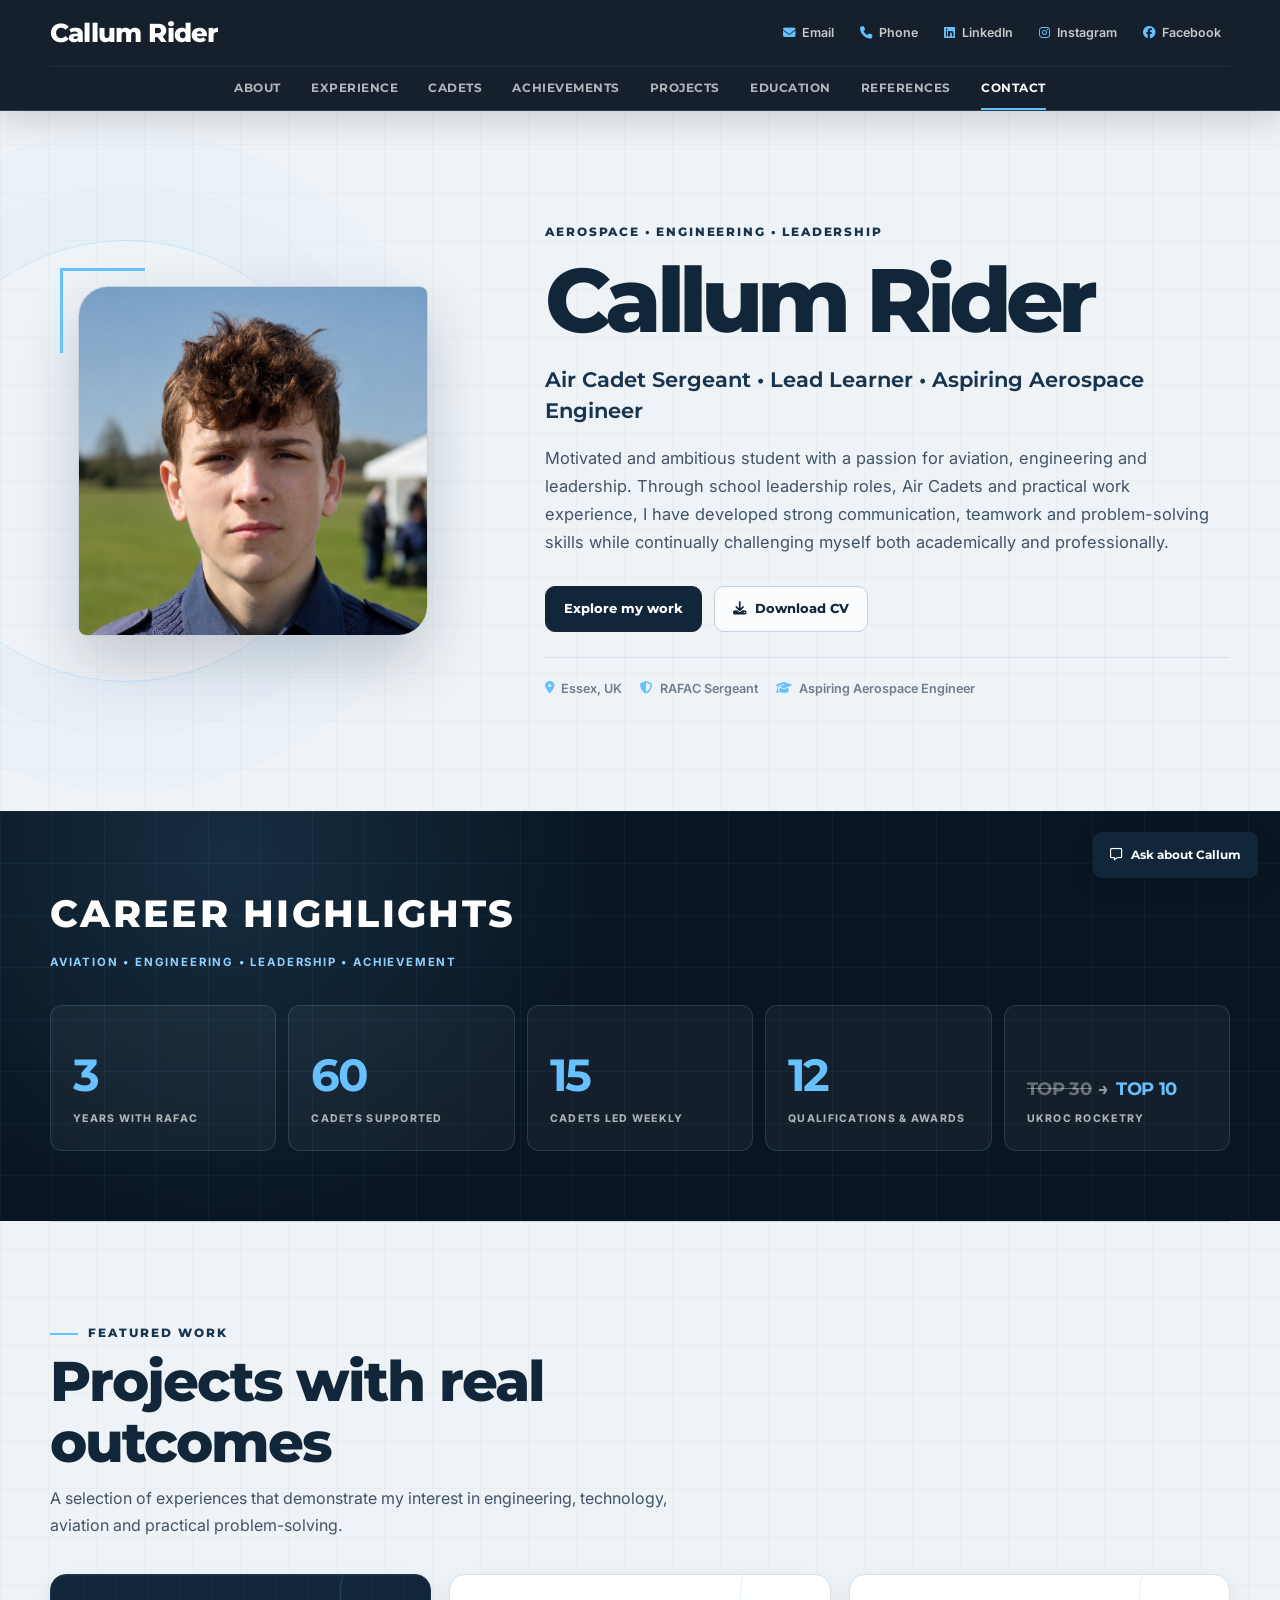
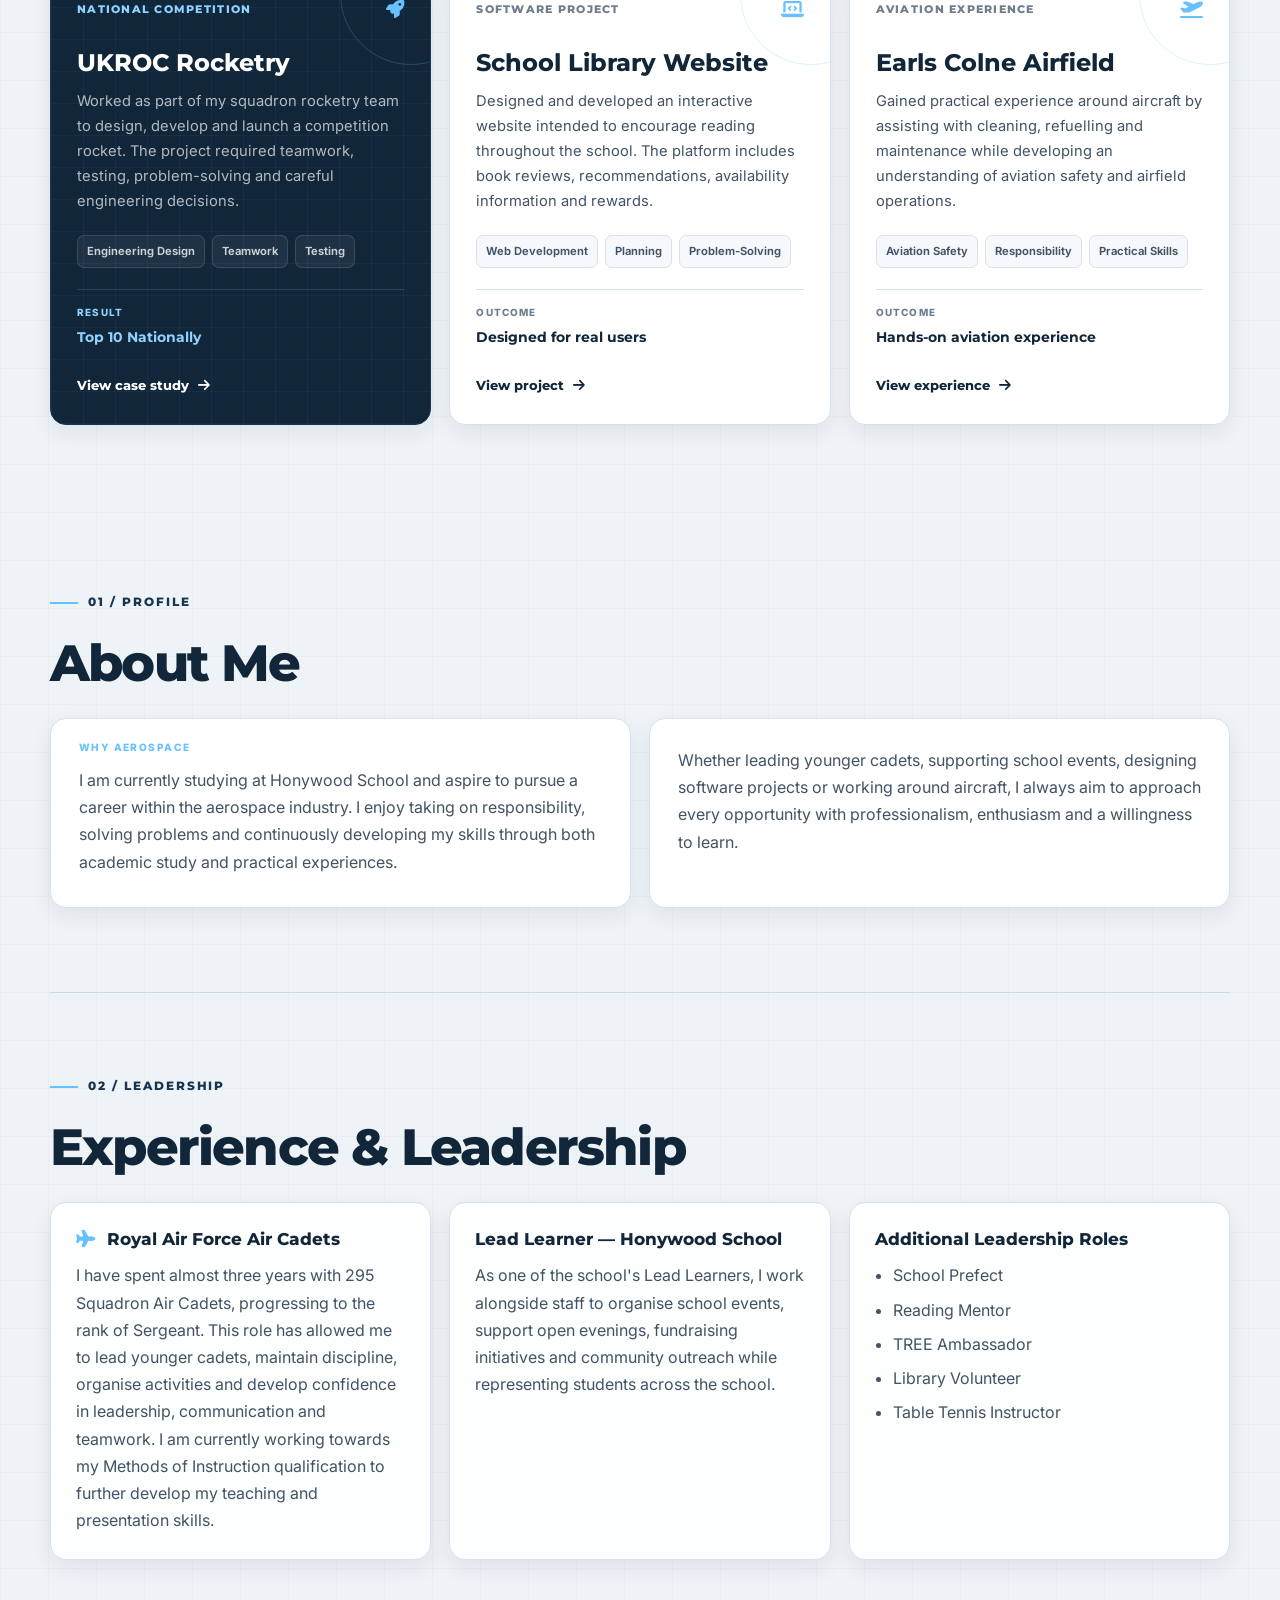
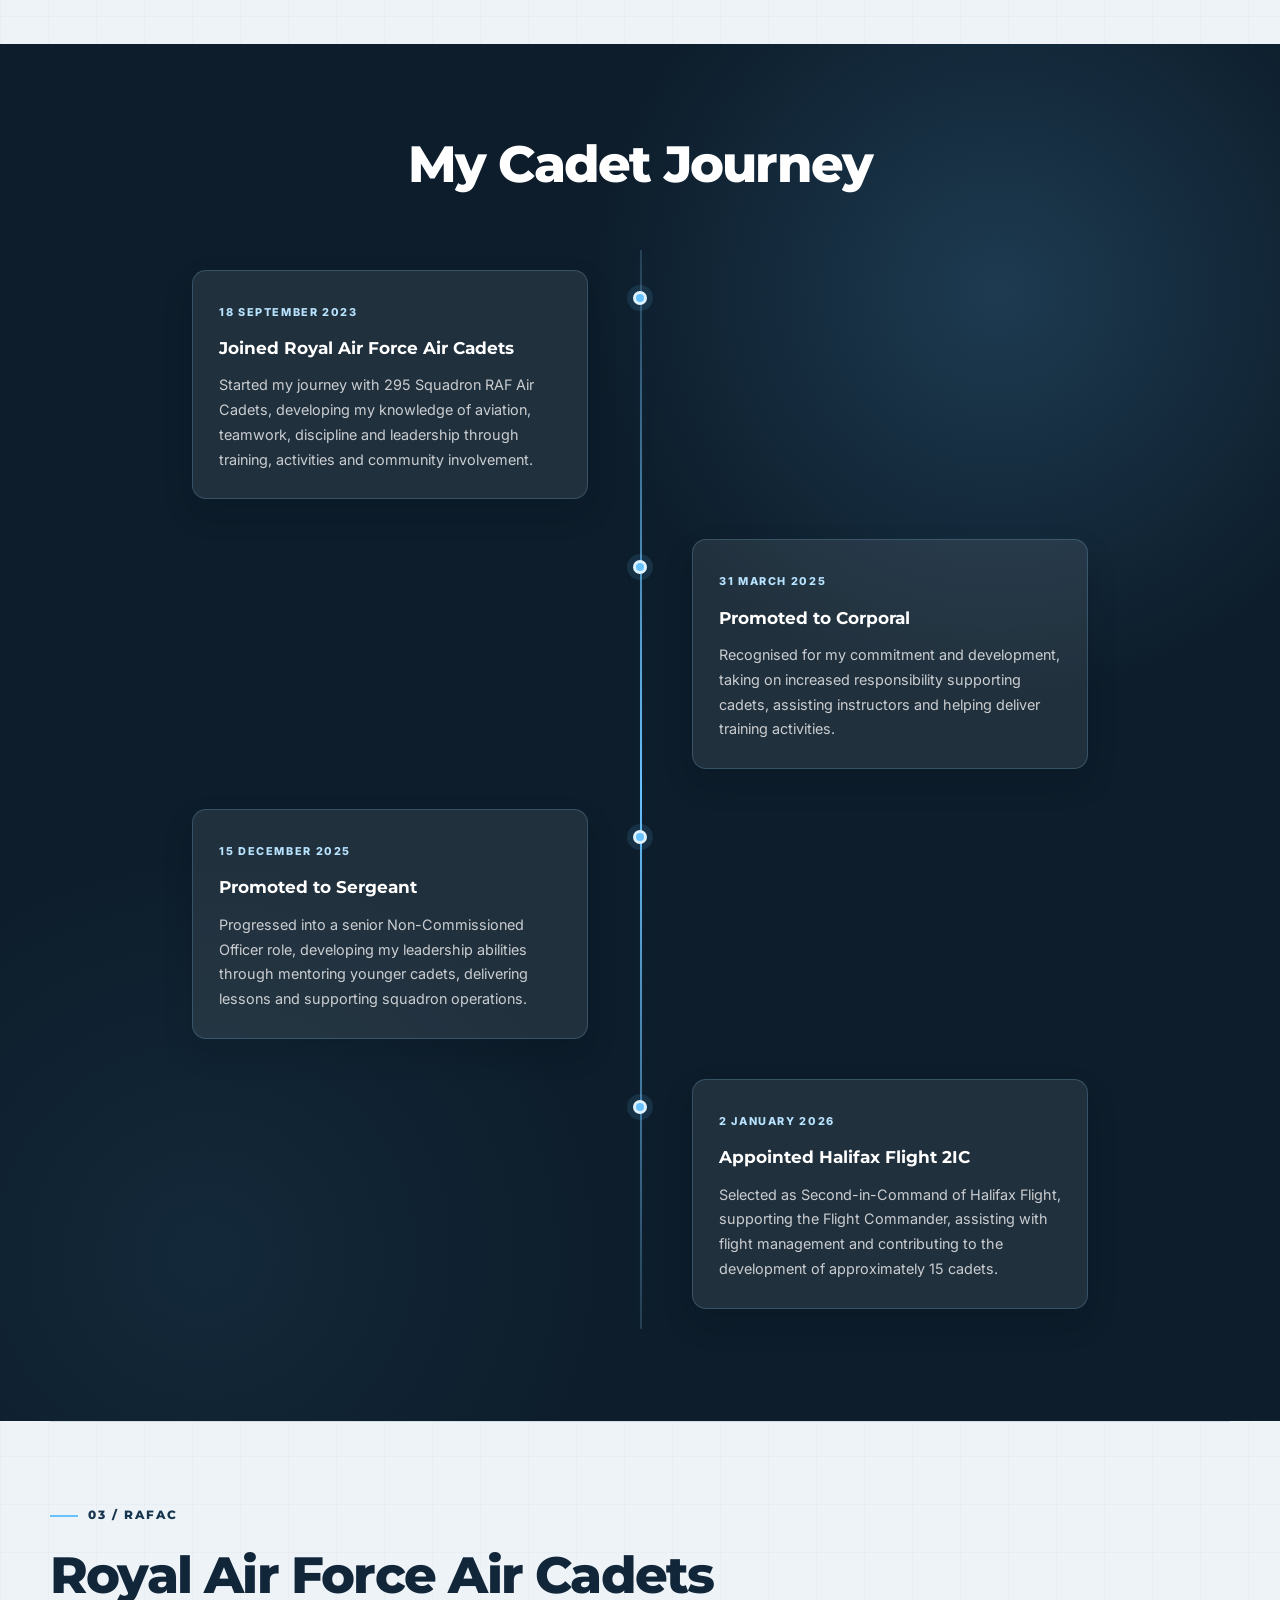
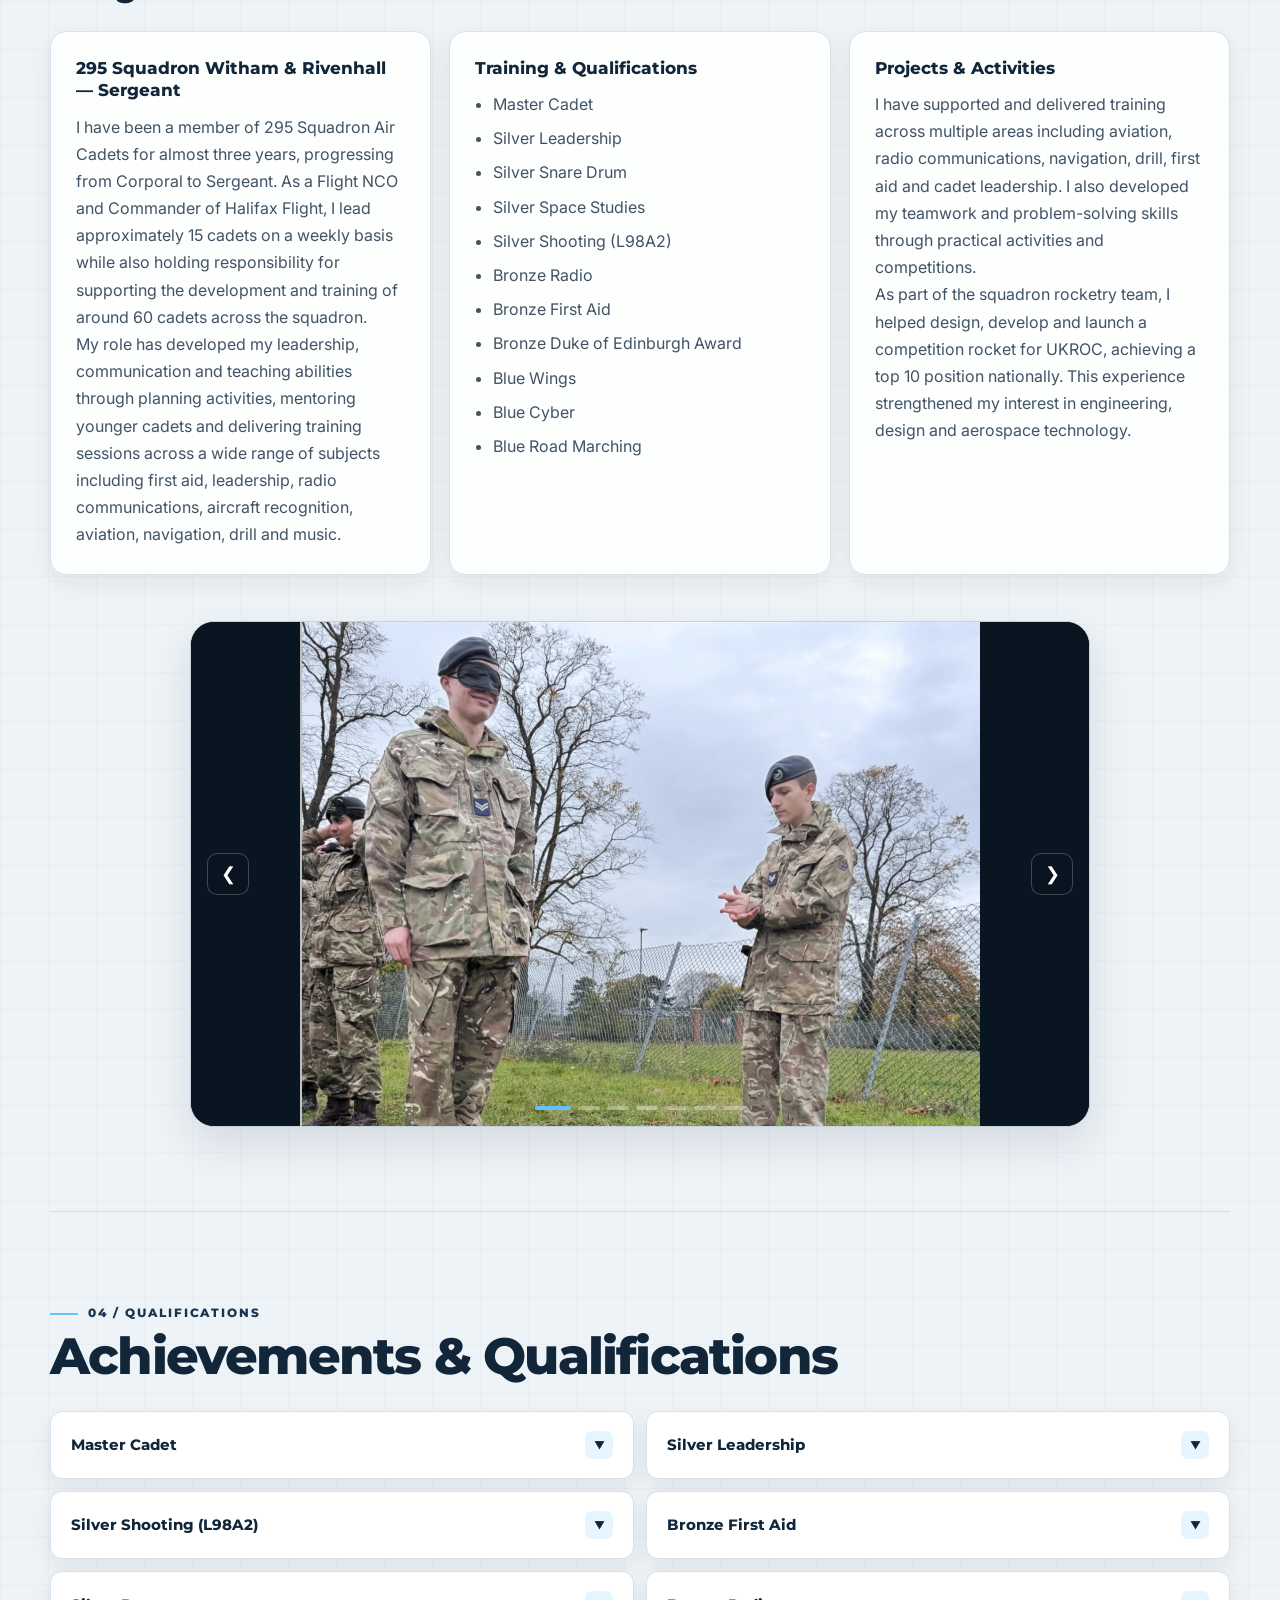
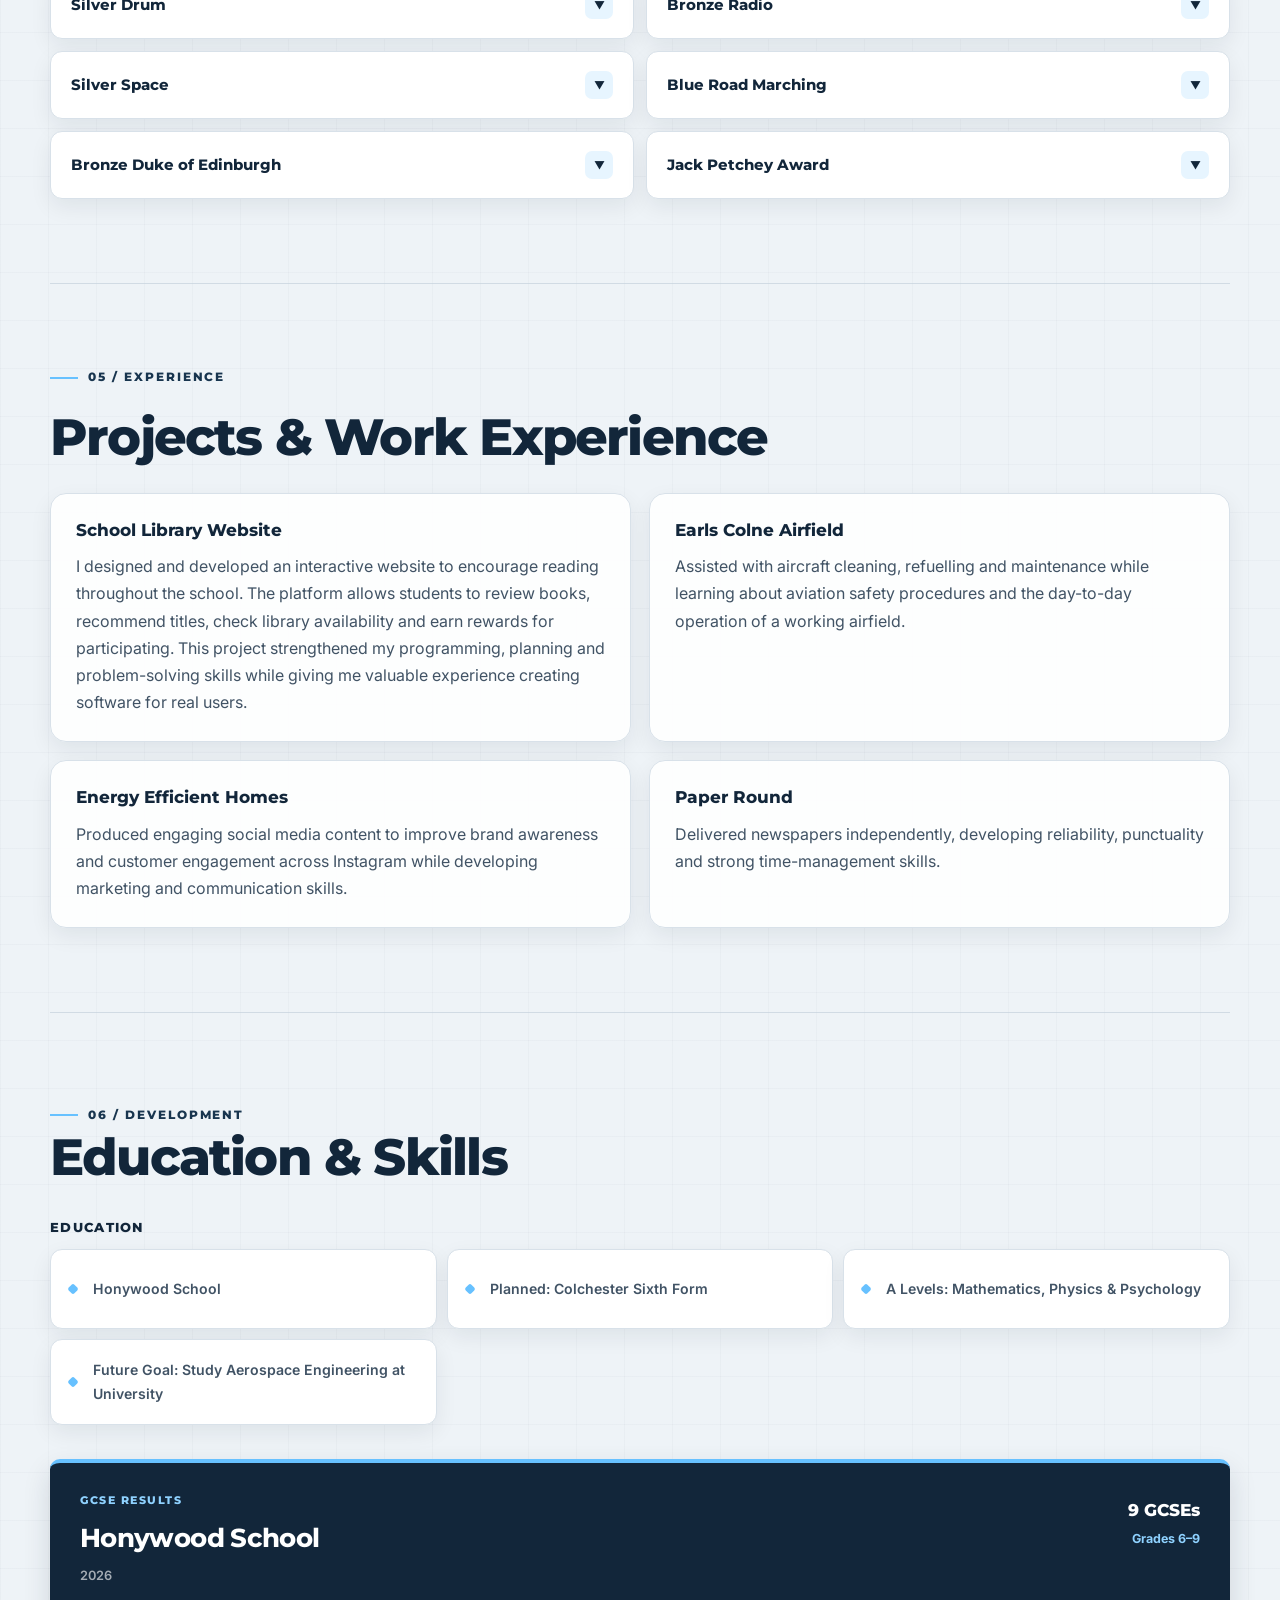
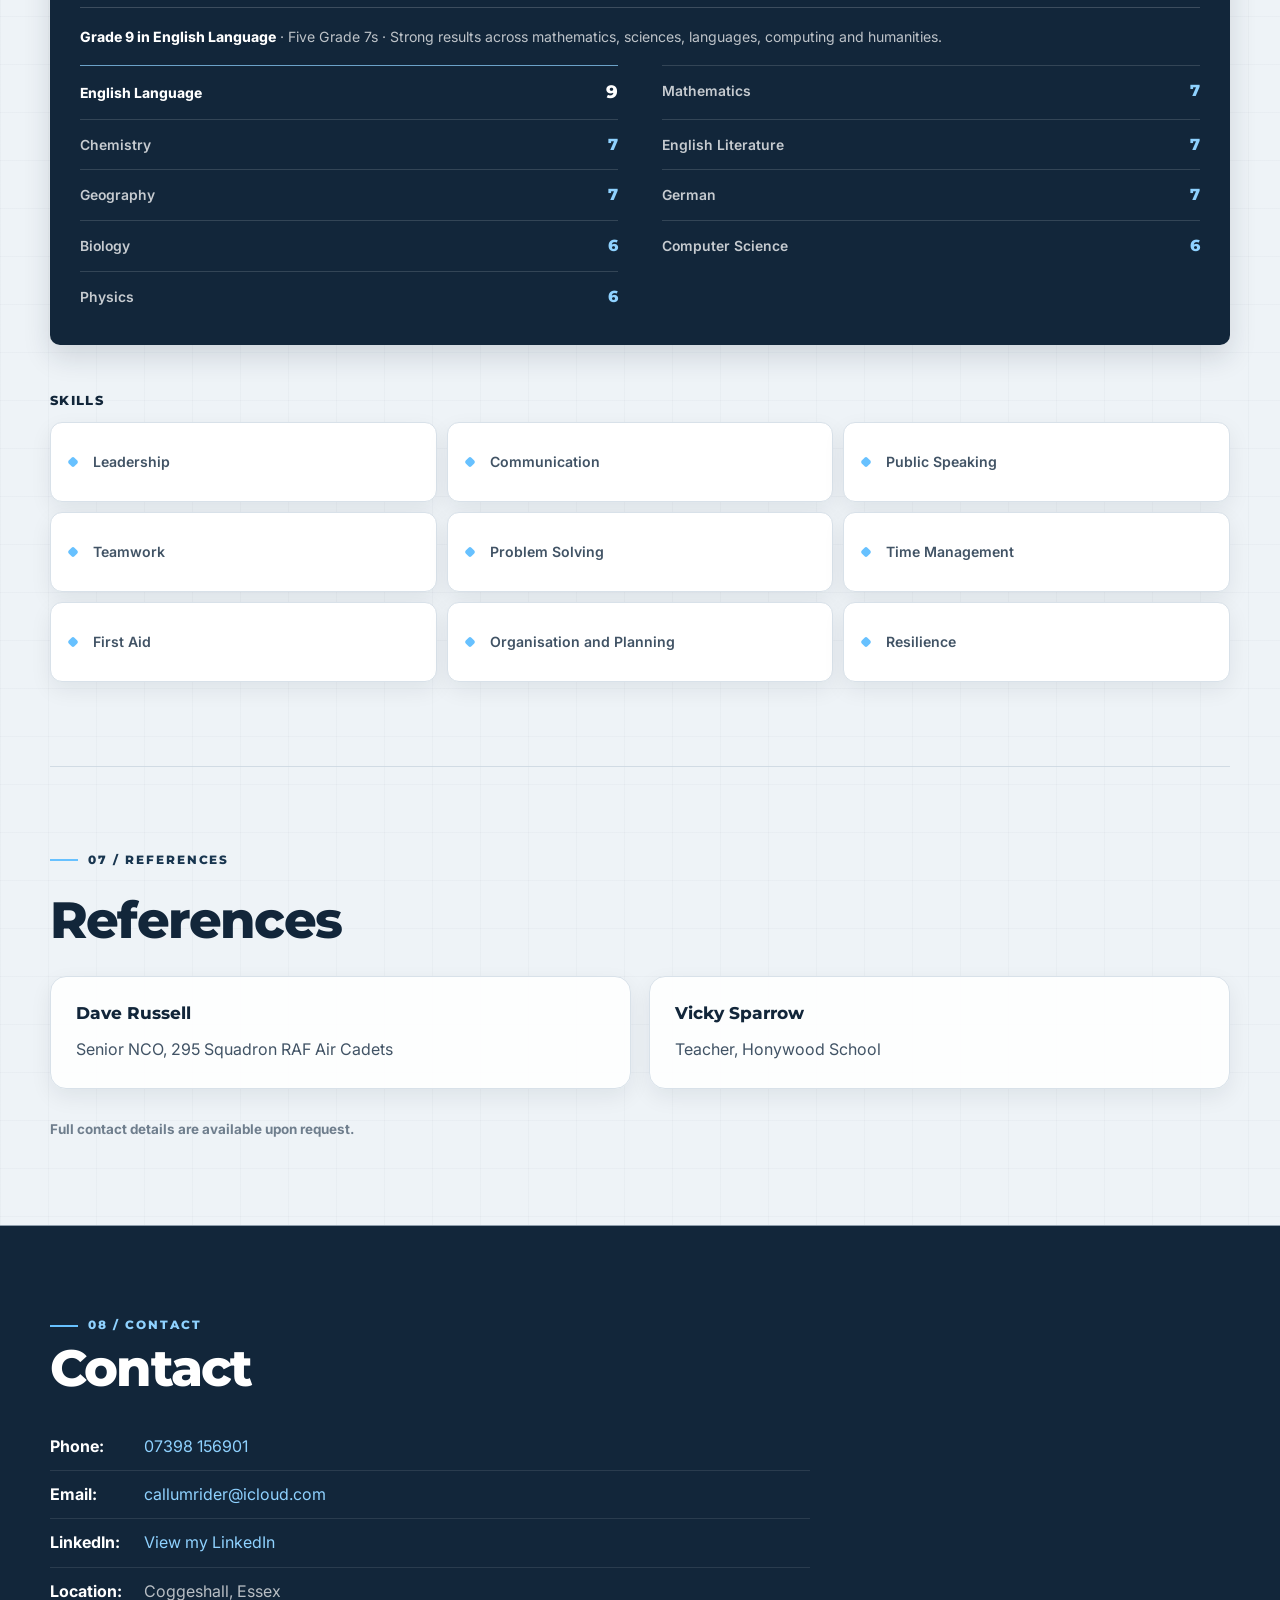
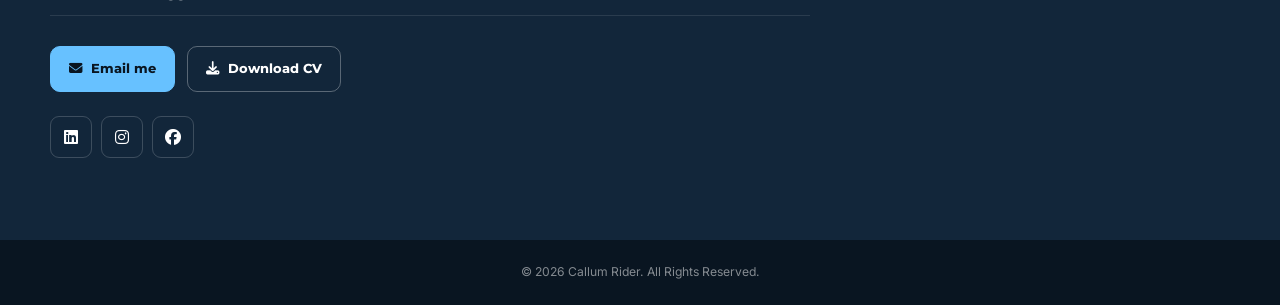
<file: index.html>
<!DOCTYPE html>
<html lang="en">
<head>
    <meta charset="UTF-8">
    <meta name="viewport" content="width=device-width, initial-scale=1.0">

    <title>Callum Rider | Aerospace Engineering Portfolio &amp; CV</title>

    <meta
        name="description"
        content="Official portfolio of Callum Rider: Air Cadet Sergeant, aspiring aerospace engineer, student projects, achievements and CV."
    >
    <meta name="theme-color" content="#12263A">
    <meta name="google-site-verification" content="u2RlVRPJi3lcXqla6L6k4L7_nzGIIr-zaiABlilgezE">

    <link rel="canonical" href="https://callumrider.uk/">
    <link rel="icon" type="image/png" href="./assets/images/logo.png">

    <meta property="og:type" content="website">
    <meta property="og:title" content="Callum Rider | Aerospace Engineering Portfolio">
    <meta
        property="og:description"
        content="A portfolio covering aviation, engineering, leadership, Air Cadets, projects and achievements."
    >
    <meta property="og:url" content="https://callumrider.uk/">
    <meta property="og:image" content="https://callumrider.uk/assets/images/profile-photo2.png">

    <meta name="twitter:card" content="summary_large_image">
    <meta name="twitter:title" content="Callum Rider | Aerospace Engineering Portfolio">
    <meta
        name="twitter:description"
        content="A portfolio covering aviation, engineering, leadership, Air Cadets, projects and achievements."
    >
    <meta name="twitter:image" content="https://callumrider.uk/assets/images/profile-photo2.png">

    <link rel="preconnect" href="https://fonts.googleapis.com">
    <link rel="preconnect" href="https://fonts.gstatic.com" crossorigin>

    <link
        href="https://fonts.googleapis.com/css2?family=Inter:wght@400;500;600&amp;family=Montserrat:wght@500;600;700;800&amp;display=swap"
        rel="stylesheet"
    >
    <link
        rel="stylesheet"
        href="https://cdnjs.cloudflare.com/ajax/libs/font-awesome/6.5.2/css/all.min.css"
    >
    <link href="./assets/style.css?v=33" rel="stylesheet">

    <!-- Google tag (gtag.js) -->
    <script async src="https://www.googletagmanager.com/gtag/js?id=G-YEVHTNDR7W"></script>
    <script>
        window.dataLayer = window.dataLayer || [];

        function gtag() {
            dataLayer.push(arguments);
        }

        gtag("js", new Date());
        gtag("config", "G-YEVHTNDR7W");
    </script>
</head>

<body>
    <header id="site-header">
        <!-- Desktop header -->
        <div class="site-desktop-header">
            <div class="site-top-row">
                <a class="site-desktop-name" href="#hero" aria-label="Return to the top of the page">
                    Callum Rider
                </a>

                <div class="site-contact-links" aria-label="Contact and social links">
                    <a href="mailto:callumrider@icloud.com">
                        <i class="fa-solid fa-envelope" aria-hidden="true"></i>
                        Email
                    </a>

                    <a href="tel:+447398156901">
                        <i class="fa-solid fa-phone" aria-hidden="true"></i>
                        Phone
                    </a>

                    <a
                        href="https://www.linkedin.com/in/callum-rider-55a797423/"
                        target="_blank"
                        rel="noopener noreferrer"
                    >
                        <i class="fa-brands fa-linkedin" aria-hidden="true"></i>
                        LinkedIn
                    </a>

                    <a href="https://www.instagram.com/ca11um_182/" target="_blank" rel="noopener noreferrer">
                        <i class="fa-brands fa-instagram" aria-hidden="true"></i>
                        Instagram
                    </a>

                    <a href="https://www.facebook.com/profile.php?id=100069324372749" target="_blank" rel="noopener noreferrer">
                        <i class="fa-brands fa-facebook" aria-hidden="true"></i>
                        Facebook
                    </a>
                </div>
            </div>

            <nav class="site-desktop-links" aria-label="Primary navigation">
                <a href="#about">About</a>
                <a href="#experience">Experience</a>
                <a href="#cadets">Cadets</a>
                <a href="#achievements">Achievements</a>
                <a href="#projects">Projects</a>
                <a href="#education">Education</a>
                <a href="#references">References</a>
                <a href="#contact">Contact</a>
            </nav>
        </div>

        <!-- Mobile header -->
        <div class="site-mobile-header">
            <a class="site-mobile-name" href="#hero" aria-label="Return to the top of the page">
                Callum Rider
            </a>

            <button
                class="site-menu-button"
                id="site-menu-button"
                type="button"
                aria-label="Open navigation"
                aria-expanded="false"
                aria-controls="site-mobile-menu"
            >
                <span aria-hidden="true"></span>
                <span aria-hidden="true"></span>
                <span aria-hidden="true"></span>
            </button>

            <nav class="site-mobile-menu" id="site-mobile-menu" aria-label="Mobile navigation">
                <a href="#about">About</a>
                <a href="#experience">Experience</a>
                <a href="#cadets">Cadets</a>
                <a href="#achievements">Achievements</a>
                <a href="#projects">Projects</a>
                <a href="#education">Education</a>
                <a href="#references">References</a>
                <a href="#contact">Contact</a>
            </nav>
        </div>
    </header>

    <main>
        <!-- Hero -->
        <section id="hero" aria-labelledby="hero-title">
            <div class="hero-image">
                <img
                    src="./assets/images/profile-photo2.png"
                    alt="Portrait of Callum Rider"
                    width="260"
                    height="260"
                    fetchpriority="high"
                    decoding="async"
                >
            </div>

            <div class="hero-text">
                <p class="hero-eyebrow">AEROSPACE • ENGINEERING • LEADERSHIP</p>
                <h1 id="hero-title">Callum Rider</h1>

                <h2>
                    Air Cadet Sergeant • Lead Learner • Aspiring Aerospace Engineer
                </h2>

                <p>
                    Motivated and ambitious student with a passion for aviation, engineering and leadership.
                    Through school leadership roles, Air Cadets and practical work experience, I have developed
                    strong communication, teamwork and problem-solving skills while continually challenging
                    myself both academically and professionally.
                </p>

                <div class="hero-actions">
                    <a class="button button-primary" href="#featured-work">Explore my work</a>
                    <a class="button button-secondary" href="./assets/CV.pdf" download="Callum-Rider-CV.pdf">
                        <i class="fa-solid fa-download" aria-hidden="true"></i>
                        Download CV
                    </a>
                </div>

                <div class="hero-meta" aria-label="Profile highlights">
                    <span><i class="fa-solid fa-location-dot" aria-hidden="true"></i> Essex, UK</span>
                    <span><i class="fa-solid fa-shield-halved" aria-hidden="true"></i> RAFAC Sergeant</span>
                    <span><i class="fa-solid fa-graduation-cap" aria-hidden="true"></i> Aspiring Aerospace Engineer</span>
                </div>
            </div>
        </section>

        <!-- Statistics -->
        <section id="stats" aria-labelledby="stats-title">
            <div class="stats-title">
                <h2 id="stats-title">CAREER HIGHLIGHTS</h2>

                <p class="stats-subtitle">
                    AVIATION • ENGINEERING • LEADERSHIP • ACHIEVEMENT
                </p>
            </div>

            <div class="stats-container">
                <div class="stat-card">
                    <h3 class="counter" data-target="3">0</h3>
                    <p>YEARS WITH RAFAC</p>
                </div>

                <div class="stat-card">
                    <h3 class="counter" data-target="60">0</h3>
                    <p>CADETS SUPPORTED</p>
                </div>

                <div class="stat-card">
                    <h3 class="counter" data-target="15">0</h3>
                    <p>CADETS LED WEEKLY</p>
                </div>

                <div class="stat-card">
                    <h3 class="counter" data-target="12">0</h3>
                    <p>QUALIFICATIONS &amp; AWARDS</p>
                </div>

                <div class="stat-card achievement-stat">
                    <h3>
                        <span class="old-result">TOP 30</span>
                        <span class="arrow" aria-hidden="true">→</span>
                        <span class="new-result">TOP 10</span>
                    </h3>

                    <p>UKROC ROCKETRY</p>
                </div>
            </div>
        </section>

        <!-- Featured Work -->
        <section id="featured-work" aria-labelledby="featured-work-title">
            <div class="featured-heading">
                <span class="featured-kicker">FEATURED WORK</span>

                <h2 id="featured-work-title">Projects with real outcomes</h2>

                <p>
                    A selection of experiences that demonstrate my interest in engineering,
                    technology, aviation and practical problem-solving.
                </p>
            </div>

            <div class="featured-grid">
                <!-- UKROC Rocketry -->
                <article class="featured-card featured-card-primary">
                    <div class="featured-card-top">
                        <span class="featured-label">National Competition</span>
                        <i class="fa-solid fa-rocket" aria-hidden="true"></i>
                    </div>

                    <h3>UKROC Rocketry</h3>

                    <p>
                        Worked as part of my squadron rocketry team to design, develop and launch
                        a competition rocket. The project required teamwork, testing,
                        problem-solving and careful engineering decisions.
                    </p>

                    <div class="featured-skills" aria-label="Skills used">
                        <span>Engineering Design</span>
                        <span>Teamwork</span>
                        <span>Testing</span>
                    </div>

                    <div class="featured-result">
                        <span>RESULT</span>
                        <strong>Top 10 Nationally</strong>
                    </div>

                    <button
                        type="button"
                        class="featured-link"
                        id="open-ukroc-case-study"
                        aria-haspopup="dialog"
                        aria-controls="ukroc-case-study"
                    >
                        View case study
                        <i class="fa-solid fa-arrow-right" aria-hidden="true"></i>
                    </button>
                </article>

                <!-- Library Website -->
                <article class="featured-card">
                    <div class="featured-card-top">
                        <span class="featured-label">Software Project</span>
                        <i class="fa-solid fa-laptop-code" aria-hidden="true"></i>
                    </div>

                    <h3>School Library Website</h3>

                    <p>
                        Designed and developed an interactive website intended to encourage
                        reading throughout the school. The platform includes book reviews,
                        recommendations, availability information and rewards.
                    </p>

                    <div class="featured-skills" aria-label="Skills used">
                        <span>Web Development</span>
                        <span>Planning</span>
                        <span>Problem-Solving</span>
                    </div>

                    <div class="featured-result">
                        <span>OUTCOME</span>
                        <strong>Designed for real users</strong>
                    </div>

                    <a class="featured-link" href="#projects">
                        View project
                        <i class="fa-solid fa-arrow-right" aria-hidden="true"></i>
                    </a>
                </article>

                <!-- Airfield Experience -->
                <article class="featured-card">
                    <div class="featured-card-top">
                        <span class="featured-label">Aviation Experience</span>
                        <i class="fa-solid fa-plane-departure" aria-hidden="true"></i>
                    </div>

                    <h3>Earls Colne Airfield</h3>

                    <p>
                        Gained practical experience around aircraft by assisting with cleaning,
                        refuelling and maintenance while developing an understanding of aviation
                        safety and airfield operations.
                    </p>

                    <div class="featured-skills" aria-label="Skills used">
                        <span>Aviation Safety</span>
                        <span>Responsibility</span>
                        <span>Practical Skills</span>
                    </div>

                    <div class="featured-result">
                        <span>OUTCOME</span>
                        <strong>Hands-on aviation experience</strong>
                    </div>

                    <a class="featured-link" href="#projects">
                        View experience
                        <i class="fa-solid fa-arrow-right" aria-hidden="true"></i>
                    </a>
                </article>
            </div>
        </section>

        <!-- UKROC Case Study -->
        <dialog
            class="case-study-dialog"
            id="ukroc-case-study"
            aria-labelledby="ukroc-case-study-title"
            aria-describedby="ukroc-case-study-description"
        >
            <button
                type="button"
                class="case-study-close"
                id="close-ukroc-case-study"
                aria-label="Close UKROC case study"
            >
                <i class="fa-solid fa-xmark" aria-hidden="true"></i>
            </button>

            <div class="case-study-header">
                <span class="case-study-label">NATIONAL ENGINEERING COMPETITION</span>

                <h2 id="ukroc-case-study-title">UKROC Rocketry</h2>

                <p id="ukroc-case-study-description">
                    Designing, developing and launching a competition rocket as part of the
                    295 Squadron RAF Air Cadets rocketry team.
                </p>
            </div>

            <div class="case-study-result">
                <div>
                    <span>FINAL RESULT</span>
                    <strong>Top 10 Nationally</strong>
                </div>

                <i class="fa-solid fa-rocket" aria-hidden="true"></i>
            </div>

            <div class="case-study-gallery">
                <figure class="case-study-main-photo">
                    <img
                        src="./assets/images/ukroc-rocket.jpg"
                        alt="The completed UKROC competition rocket"
                        loading="lazy"
                        decoding="async"
                    >
                    <figcaption>The completed UKROC competition rocket design</figcaption>
                </figure>

                <figure>
                    <img
                        src="./assets/images/ukroc-team.jpg"
                        alt="Members of the squadron UKROC rocketry team"
                        loading="lazy"
                        decoding="async"
                    >
                    <figcaption>Working as part of the squadron rocketry team</figcaption>
                </figure>

                <figure>
                    <img
                        src="./assets/images/ukroc-launch.jpg"
                        alt="The UKROC rocket during launch and testing"
                        loading="lazy"
                        decoding="async"
                    >
                    <figcaption>Rocket launch and testing</figcaption>
                </figure>

                <figure>
                    <img
                        src="./assets/images/ukroc-competition.jpg"
                        alt="The team taking part in the national UKROC competition"
                        loading="lazy"
                        decoding="async"
                    >
                    <figcaption>Taking part in the national UKROC competition</figcaption>
                </figure>
            </div>

            <div class="case-study-grid">
                <article>
                    <span class="case-study-number">01</span>
                    <h3>The Challenge</h3>
                    <p>
                        The team was challenged to develop and launch a competition rocket while
                        meeting the technical requirements of UKROC. This required careful planning,
                        teamwork, testing and the ability to respond when designs or launch
                        preparations needed improving.
                    </p>
                </article>

                <article>
                    <span class="case-study-number">02</span>
                    <h3>My Contribution</h3>
                    <p>
                        I worked alongside other members of the squadron team during the design,
                        development and launch process. I contributed to practical preparation,
                        supported testing and helped the team solve problems as the rocket was
                        prepared for competition.
                    </p>
                </article>

                <article>
                    <span class="case-study-number">03</span>
                    <h3>The Process</h3>
                    <p>
                        The project involved developing ideas, preparing components, checking the
                        rocket before launch and reviewing performance. Each stage required
                        communication, attention to detail and cooperation between members of the team.
                    </p>
                </article>

                <article>
                    <span class="case-study-number">04</span>
                    <h3>What I Learned</h3>
                    <p>
                        The experience strengthened my interest in aerospace engineering and showed
                        me how engineering projects develop through testing and improvement. It also
                        developed my teamwork, resilience and practical problem-solving skills.
                    </p>
                </article>
            </div>

            <div class="case-study-skills">
                <h3>Skills demonstrated</h3>

                <div>
                    <span>Engineering Design</span>
                    <span>Testing</span>
                    <span>Teamwork</span>
                    <span>Problem-Solving</span>
                    <span>Communication</span>
                    <span>Attention to Detail</span>
                </div>
            </div>
        </dialog>

        <!-- About -->
        <section id="about" aria-labelledby="about-title">
            <span class="section-kicker">01 / PROFILE</span>
            <h2 id="about-title">About Me</h2>

            <p>
                I am currently studying at Honywood School and aspire to pursue a career within
                the aerospace industry. I enjoy taking on responsibility, solving problems and
                continuously developing my skills through both academic study and practical experiences.
            </p>

            <p>
                Whether leading younger cadets, supporting school events, designing software projects
                or working around aircraft, I always aim to approach every opportunity with
                professionalism, enthusiasm and a willingness to learn.
            </p>
        </section>

        <!-- Experience -->
        <section id="experience" aria-labelledby="experience-title">
            <span class="section-kicker">02 / LEADERSHIP</span>
            <h2 id="experience-title">Experience &amp; Leadership</h2>

            <article>
                <h3>
                    <i class="fa-solid fa-plane" aria-hidden="true"></i>
                    Royal Air Force Air Cadets
                </h3>

                <p>
                    I have spent almost three years with 295 Squadron Air Cadets, progressing to the rank
                    of Sergeant. This role has allowed me to lead younger cadets, maintain discipline,
                    organise activities and develop confidence in leadership, communication and teamwork.
                    I am currently working towards my Methods of Instruction qualification to further
                    develop my teaching and presentation skills.
                </p>
            </article>

            <article>
                <h3>Lead Learner — Honywood School</h3>

                <p>
                    As one of the school's Lead Learners, I work alongside staff to organise school
                    events, support open evenings, fundraising initiatives and community outreach
                    while representing students across the school.
                </p>
            </article>

            <article>
                <h3>Additional Leadership Roles</h3>

                <ul>
                    <li>School Prefect</li>
                    <li>Reading Mentor</li>
                    <li>TREE Ambassador</li>
                    <li>Library Volunteer</li>
                    <li>Table Tennis Instructor</li>
                </ul>
            </article>
        </section>

        <!-- Career Timeline -->
        <section id="timeline" aria-labelledby="timeline-title">
            <h2 id="timeline-title">My Cadet Journey</h2>

            <div class="timeline-container">
                <div class="timeline-item">
                    <div class="timeline-dot" aria-hidden="true"></div>

                    <div class="timeline-content">
                        <span>18 SEPTEMBER 2023</span>
                        <h3>Joined Royal Air Force Air Cadets</h3>

                        <p>
                            Started my journey with 295 Squadron RAF Air Cadets, developing my knowledge
                            of aviation, teamwork, discipline and leadership through training, activities
                            and community involvement.
                        </p>
                    </div>
                </div>

                <div class="timeline-item">
                    <div class="timeline-dot" aria-hidden="true"></div>

                    <div class="timeline-content">
                        <span>31 MARCH 2025</span>
                        <h3>Promoted to Corporal</h3>

                        <p>
                            Recognised for my commitment and development, taking on increased responsibility
                            supporting cadets, assisting instructors and helping deliver training activities.
                        </p>
                    </div>
                </div>

                <div class="timeline-item">
                    <div class="timeline-dot" aria-hidden="true"></div>

                    <div class="timeline-content">
                        <span>15 DECEMBER 2025</span>
                        <h3>Promoted to Sergeant</h3>

                        <p>
                            Progressed into a senior Non-Commissioned Officer role, developing my leadership
                            abilities through mentoring younger cadets, delivering lessons and supporting
                            squadron operations.
                        </p>
                    </div>
                </div>

                <div class="timeline-item">
                    <div class="timeline-dot" aria-hidden="true"></div>

                    <div class="timeline-content">
                        <span>2 JANUARY 2026</span>
                        <h3>Appointed Halifax Flight 2IC</h3>

                        <p>
                            Selected as Second-in-Command of Halifax Flight, supporting the Flight Commander,
                            assisting with flight management and contributing to the development of
                            approximately 15 cadets.
                        </p>
                    </div>
                </div>
            </div>
        </section>

        <!-- Cadets -->
        <section id="cadets" aria-labelledby="cadets-title">
            <span class="section-kicker">03 / RAFAC</span>
            <h2 id="cadets-title">Royal Air Force Air Cadets</h2>

            <article>
                <h3>295 Squadron Witham &amp; Rivenhall — Sergeant</h3>

                <p>
                    I have been a member of 295 Squadron Air Cadets for almost three years, progressing
                    from Corporal to Sergeant. As a Flight NCO and Commander of Halifax Flight, I lead
                    approximately 15 cadets on a weekly basis while also holding responsibility for
                    supporting the development and training of around 60 cadets across the squadron.
                </p>

                <p>
                    My role has developed my leadership, communication and teaching abilities through
                    planning activities, mentoring younger cadets and delivering training sessions across
                    a wide range of subjects including first aid, leadership, radio communications,
                    aircraft recognition, aviation, navigation, drill and music.
                </p>
            </article>

            <article>
                <h3>Training &amp; Qualifications</h3>

                <ul>
                    <li>Master Cadet</li>
                    <li>Silver Leadership</li>
                    <li>Silver Snare Drum</li>
                    <li>Silver Space Studies</li>
                    <li>Silver Shooting (L98A2)</li>
                    <li>Bronze Radio</li>
                    <li>Bronze First Aid</li>
                    <li>Bronze Duke of Edinburgh Award</li>
                    <li>Blue Wings</li>
                    <li>Blue Cyber</li>
                    <li>Blue Road Marching</li>
                </ul>
            </article>

            <article>
                <h3>Projects &amp; Activities</h3>

                <p>
                    I have supported and delivered training across multiple areas including aviation,
                    radio communications, navigation, drill, first aid and cadet leadership. I also
                    developed my teamwork and problem-solving skills through practical activities
                    and competitions.
                </p>

                <p>
                    As part of the squadron rocketry team, I helped design, develop and launch a
                    competition rocket for UKROC, achieving a top 10 position nationally. This experience
                    strengthened my interest in engineering, design and aerospace technology.
                </p>
            </article>

            <div class="cadet-carousel" aria-label="Cadet activity photo carousel">
                <div class="carousel-track" id="carousel-track">
                    <img
                        src="./assets/images/cadet1.jpg"
                        alt="Callum taking part in an Air Cadet activity"
                        loading="lazy"
                        decoding="async"
                    >
                    <img
                        src="./assets/images/cadet2.jpg"
                        alt="Air Cadet training activity"
                        loading="lazy"
                        decoding="async"
                    >
                    <img
                        src="./assets/images/cadet3.jpg"
                        alt="Air Cadets taking part in a squadron activity"
                        loading="lazy"
                        decoding="async"
                    >
                    <img
                        src="./assets/images/cadet4.jpg"
                        alt="Callum during an Air Cadet event"
                        loading="lazy"
                        decoding="async"
                    >
                    <img
                        src="./assets/images/cadet5.jpg"
                        alt="Air Cadet team activity"
                        loading="lazy"
                        decoding="async"
                    >
                    <img
                        src="./assets/images/cadet6.jpg"
                        alt="Air Cadet training and development"
                        loading="lazy"
                        decoding="async"
                    >
                    <img
                        src="./assets/images/cadet7.jpg"
                        alt="Callum and fellow Air Cadets"
                        loading="lazy"
                        decoding="async"
                    >
                </div>

                <button
                    class="carousel-arrow left"
                    type="button"
                    aria-label="Show previous cadet photo"
                    onclick="window.changePhoto(-1)"
                >
                    ❮
                </button>

                <button
                    class="carousel-arrow right"
                    type="button"
                    aria-label="Show next cadet photo"
                    onclick="window.changePhoto(1)"
                >
                    ❯
                </button>

                <div class="carousel-dots" id="carousel-dots" aria-label="Choose a cadet photo"></div>
            </div>
        </section>

        <!-- Achievements -->
        <section id="achievements" aria-labelledby="achievements-title">
            <span class="section-kicker">04 / QUALIFICATIONS</span>
            <h2 id="achievements-title">Achievements &amp; Qualifications</h2>

            <div class="achievement-grid">
                <div class="achievement-card">
                    <button class="achievement-toggle" type="button" aria-expanded="false">
                        <h3>Master Cadet</h3>
                        <span aria-hidden="true">▼</span>
                    </button>

                    <div class="achievement-info">
                        <p>
                            Achieving Master Cadet required completing the highest level of academic
                            training available within the Royal Air Force Air Cadets. It involved studying
                            subjects including aviation, navigation, leadership, space and aircraft
                            operations before passing a series of examinations. Reaching this level
                            demonstrates my commitment to continuous learning, my ability to absorb
                            complex technical information and my determination to achieve long-term goals.
                        </p>
                    </div>
                </div>

                <div class="achievement-card">
                    <button class="achievement-toggle" type="button" aria-expanded="false">
                        <h3>Silver Leadership</h3>
                        <span aria-hidden="true">▼</span>
                    </button>

                    <div class="achievement-info">
                        <p>
                            Silver Leadership challenged me to lead teams through practical tasks while
                            making decisions under pressure and adapting to changing situations. It
                            strengthened my communication, organisation and confidence, while teaching
                            me how to motivate others, remain calm when plans change and evaluate my own
                            performance to improve as a leader.
                        </p>
                    </div>
                </div>

                <div class="achievement-card">
                    <button class="achievement-toggle" type="button" aria-expanded="false">
                        <h3>Silver Shooting (L98A2)</h3>
                        <span aria-hidden="true">▼</span>
                    </button>

                    <div class="achievement-info">
                        <p>
                            Achieving Silver Shooting required demonstrating safe weapon handling alongside
                            consistent accuracy and discipline on the range. It taught me the importance of
                            concentration, attention to detail and following procedures precisely, while
                            reinforcing the need to remain calm and focused even in high-pressure environments.
                        </p>
                    </div>
                </div>

                <div class="achievement-card">
                    <button class="achievement-toggle" type="button" aria-expanded="false">
                        <h3>Bronze First Aid</h3>
                        <span aria-hidden="true">▼</span>
                    </button>

                    <div class="achievement-info">
                        <p>
                            This qualification provided practical training in responding to emergency
                            situations, including assessing casualties, performing CPR and treating a range
                            of common injuries. It has given me the confidence to remain calm under pressure,
                            make informed decisions and provide assistance to others when it is needed most.
                        </p>
                    </div>
                </div>

                <div class="achievement-card">
                    <button class="achievement-toggle" type="button" aria-expanded="false">
                        <h3>Silver Drum</h3>
                        <span aria-hidden="true">▼</span>
                    </button>

                    <div class="achievement-info">
                        <p>
                            Earning Silver Drum involved developing advanced musical ability while performing
                            as part of a disciplined team during parades, ceremonial events and public
                            performances. It strengthened my teamwork, coordination, self-discipline and
                            commitment through regular practice and maintaining high performance standards.
                        </p>
                    </div>
                </div>

                <div class="achievement-card">
                    <button class="achievement-toggle" type="button" aria-expanded="false">
                        <h3>Bronze Radio</h3>
                        <span aria-hidden="true">▼</span>
                    </button>

                    <div class="achievement-info">
                        <p>
                            Bronze Radio introduced me to the principles of radio communication, message
                            handling and operating procedures used within the Air Cadets. It developed my
                            understanding of clear communication, technical equipment and the importance
                            of accuracy when passing information between people and teams.
                        </p>
                    </div>
                </div>

                <div class="achievement-card">
                    <button class="achievement-toggle" type="button" aria-expanded="false">
                        <h3>Silver Space</h3>
                        <span aria-hidden="true">▼</span>
                    </button>

                    <div class="achievement-info">
                        <p>
                            Silver Space Studies expanded my understanding of astronomy, space exploration,
                            satellites and modern aerospace technology through independent study and
                            assessment. Completing this award reinforced my interest in engineering and
                            aviation while developing my ability to research technical topics and apply
                            scientific knowledge.
                        </p>
                    </div>
                </div>

                <div class="achievement-card">
                    <button class="achievement-toggle" type="button" aria-expanded="false">
                        <h3>Blue Road Marching</h3>
                        <span aria-hidden="true">▼</span>
                    </button>

                    <div class="achievement-info">
                        <p>
                            Completing Blue Road Marching required determination, resilience and teamwork
                            while carrying equipment over long distances. It demonstrated the importance
                            of perseverance, maintaining a positive attitude and supporting those around me,
                            even when faced with physically demanding challenges.
                        </p>
                    </div>
                </div>

                <div class="achievement-card">
                    <button class="achievement-toggle" type="button" aria-expanded="false">
                        <h3>Bronze Duke of Edinburgh</h3>
                        <span aria-hidden="true">▼</span>
                    </button>

                    <div class="achievement-info">
                        <p>
                            Completing the Bronze Duke of Edinburgh Award involved volunteering, learning
                            a new skill, improving my physical fitness and completing an expedition as part
                            of a team. The experience strengthened my independence, resilience, planning
                            and teamwork while encouraging me to step outside my comfort zone and develop
                            valuable life skills.
                        </p>
                    </div>
                </div>

                <div class="achievement-card">
                    <button class="achievement-toggle" type="button" aria-expanded="false">
                        <h3>Jack Petchey Award</h3>
                        <span aria-hidden="true">▼</span>
                    </button>

                    <div class="achievement-info">
                        <p>
                            Receiving the Jack Petchey Achievement Award was a privilege as it recognised
                            the positive contribution I have made within my squadron. Being nominated by
                            others made the award especially meaningful, reflecting my commitment to
                            helping those around me, setting a positive example and consistently
                            contributing to the wider cadet community.
                        </p>
                    </div>
                </div>
            </div>
        </section>

        <!-- Projects -->
        <section id="projects" aria-labelledby="projects-title">
            <span class="section-kicker">05 / EXPERIENCE</span>
            <h2 id="projects-title">Projects &amp; Work Experience</h2>

            <article>
                <h3>School Library Website</h3>
                <p>
                    I designed and developed an interactive website to encourage reading throughout
                    the school. The platform allows students to review books, recommend titles,
                    check library availability and earn rewards for participating. This project
                    strengthened my programming, planning and problem-solving skills while giving
                    me valuable experience creating software for real users.
                </p>
            </article>

            <article>
                <h3>Earls Colne Airfield</h3>
                <p>
                    Assisted with aircraft cleaning, refuelling and maintenance while learning
                    about aviation safety procedures and the day-to-day operation of a working airfield.
                </p>
            </article>

            <article>
                <h3>Energy Efficient Homes</h3>
                <p>
                    Produced engaging social media content to improve brand awareness and customer
                    engagement across Instagram while developing marketing and communication skills.
                </p>
            </article>

            <article>
                <h3>Paper Round</h3>
                <p>
                    Delivered newspapers independently, developing reliability, punctuality and
                    strong time-management skills.
                </p>
            </article>
        </section>

        <!-- Education -->
        <section id="education" aria-labelledby="education-title">
            <span class="section-kicker">06 / DEVELOPMENT</span>
            <h2 id="education-title">Education &amp; Skills</h2>

            <h3>Education</h3>
            <ul>
                <li>Honywood School</li>
                <li>Planned: Colchester Sixth Form</li>
                <li>A Levels: Mathematics, Physics &amp; Psychology</li>
                <li>Future Goal: Study Aerospace Engineering at University</li>
            </ul>

            <section class="gcse-qualification" aria-labelledby="gcse-results-title">
                <div class="gcse-qualification-header">
                    <div class="gcse-qualification-heading">
                        <span class="gcse-qualification-type">GCSE RESULTS</span>
                        <h3 id="gcse-results-title">Honywood School</h3>
                        <p class="gcse-qualification-year">2026</p>
                    </div>

                    <div class="gcse-qualification-summary" aria-label="GCSE summary">
                        <strong>9 GCSEs</strong>
                        <span>Grades 6–9</span>
                    </div>
                </div>

                <p class="gcse-qualification-note">
                    <strong>Grade 9 in English Language</strong> · Five Grade 7s · Strong results across mathematics,
                    sciences, languages, computing and humanities.
                </p>

                <dl class="gcse-grade-list" aria-label="GCSE subjects and grades">
                    <div class="gcse-grade-row gcse-grade-row-featured">
                        <dt>English Language</dt>
                        <dd>9</dd>
                    </div>
                    <div class="gcse-grade-row">
                        <dt>Mathematics</dt>
                        <dd>7</dd>
                    </div>
                    <div class="gcse-grade-row">
                        <dt>Chemistry</dt>
                        <dd>7</dd>
                    </div>
                    <div class="gcse-grade-row">
                        <dt>English Literature</dt>
                        <dd>7</dd>
                    </div>
                    <div class="gcse-grade-row">
                        <dt>Geography</dt>
                        <dd>7</dd>
                    </div>
                    <div class="gcse-grade-row">
                        <dt>German</dt>
                        <dd>7</dd>
                    </div>
                    <div class="gcse-grade-row">
                        <dt>Biology</dt>
                        <dd>6</dd>
                    </div>
                    <div class="gcse-grade-row">
                        <dt>Computer Science</dt>
                        <dd>6</dd>
                    </div>
                    <div class="gcse-grade-row">
                        <dt>Physics</dt>
                        <dd>6</dd>
                    </div>
                </dl>
            </section>

            <h3>Skills</h3>
            <ul>
                <li>Leadership</li>
                <li>Communication</li>
                <li>Public Speaking</li>
                <li>Teamwork</li>
                <li>Problem Solving</li>
                <li>Time Management</li>
                <li>First Aid</li>
                <li>Organisation and Planning</li>
                <li>Resilience</li>
            </ul>
        </section>

        <!-- References -->
        <section id="references" aria-labelledby="references-title">
            <span class="section-kicker">07 / REFERENCES</span>
            <h2 id="references-title">References</h2>

            <article>
                <h3>Dave Russell</h3>
                <p>Senior NCO, 295 Squadron RAF Air Cadets</p>
            </article>

            <article>
                <h3>Vicky Sparrow</h3>
                <p>Teacher, Honywood School</p>
            </article>

            <p>
                <strong>Full contact details are available upon request.</strong>
            </p>
        </section>

        <!-- Contact -->
        <section id="contact" aria-labelledby="contact-title">
            <span class="section-kicker">08 / CONTACT</span>
            <h2 id="contact-title">Contact</h2>

            <p>
                <strong>Phone:</strong>
                <a href="tel:+447398156901">07398 156901</a>
            </p>

            <p>
                <strong>Email:</strong>
                <a href="mailto:callumrider@icloud.com">callumrider@icloud.com</a>
            </p>

            <p>
                <strong>LinkedIn:</strong>
                <a
                    href="https://www.linkedin.com/in/callum-rider-55a797423/"
                    target="_blank"
                    rel="noopener noreferrer"
                >
                    View my LinkedIn
                </a>
            </p>

            <p><strong>Location:</strong> Coggeshall, Essex</p>

            <div class="contact-actions">
                <a class="button button-primary" href="mailto:callumrider@icloud.com">
                    <i class="fa-solid fa-envelope" aria-hidden="true"></i> Email me
                </a>
                <a class="button button-secondary" href="./assets/CV.pdf" download="Callum-Rider-CV.pdf">
                    <i class="fa-solid fa-download" aria-hidden="true"></i> Download CV
                </a>
            </div>

            <div class="contact-socials" aria-label="Social links">
                <a href="https://www.linkedin.com/in/callum-rider-55a797423/" target="_blank" rel="noopener noreferrer" aria-label="LinkedIn"><i class="fa-brands fa-linkedin" aria-hidden="true"></i></a>
                <a href="https://www.instagram.com/ca11um_182/" target="_blank" rel="noopener noreferrer" aria-label="Instagram"><i class="fa-brands fa-instagram" aria-hidden="true"></i></a>
                <a href="https://www.facebook.com/profile.php?id=100069324372749" target="_blank" rel="noopener noreferrer" aria-label="Facebook"><i class="fa-brands fa-facebook" aria-hidden="true"></i></a>
            </div>
        </section>
    </main>

    <footer>
        <p>&copy; 2026 Callum Rider. All Rights Reserved.</p>
    </footer>


    <!-- Portfolio question assistant -->
    <button
        class="portfolio-chat-launcher"
        id="portfolio-chat-launcher"
        type="button"
        aria-haspopup="dialog"
        aria-controls="portfolio-chat-panel"
        aria-expanded="false"
    >
        <i class="fa-regular fa-message" aria-hidden="true"></i>
        <span>Ask about Callum</span>
    </button>

    <section
        class="portfolio-chat-panel"
        id="portfolio-chat-panel"
        role="dialog"
        aria-modal="false"
        aria-labelledby="portfolio-chat-title"
        aria-hidden="true"
    >
        <header class="portfolio-chat-header">
            <div>
                <span class="portfolio-chat-kicker">PORTFOLIO ASSISTANT</span>
                <h2 id="portfolio-chat-title">Ask about Callum</h2>
            </div>

            <button
                class="portfolio-chat-close"
                id="portfolio-chat-close"
                type="button"
                aria-label="Close question assistant"
            >
                <i class="fa-solid fa-xmark" aria-hidden="true"></i>
            </button>
        </header>

        <div
            class="portfolio-chat-messages"
            id="portfolio-chat-messages"
            aria-live="polite"
            aria-label="Conversation"
        >
            <div class="portfolio-chat-message portfolio-chat-message-assistant">
                <p>
                    Hi — I can help you quickly find information about Callum's education,
                    Air Cadets experience, projects, qualifications and work experience.
                </p>
            </div>
        </div>

        <div class="portfolio-chat-suggestions" id="portfolio-chat-suggestions" aria-label="Suggested questions">
            <button type="button" data-chat-question="What aerospace experience does Callum have?">
                Aerospace experience
            </button>
            <button type="button" data-chat-question="What GCSE results did Callum get?">
                GCSE results
            </button>
            <button type="button" data-chat-question="Tell me about Callum's leadership experience.">
                Leadership
            </button>
            <button type="button" data-chat-question="What did Callum achieve in UKROC?">
                UKROC
            </button>
        </div>

        <form class="portfolio-chat-form" id="portfolio-chat-form">
            <label class="sr-only" for="portfolio-chat-input">Ask a question about Callum</label>
            <input
                id="portfolio-chat-input"
                name="question"
                type="text"
                maxlength="300"
                autocomplete="off"
                placeholder="Ask about experience, grades, projects..."
            >
            <button type="submit" aria-label="Send question">
                <i class="fa-solid fa-arrow-up" aria-hidden="true"></i>
            </button>
        </form>

        <p class="portfolio-chat-note">
            Answers are limited to information in this portfolio.
        </p>
    </section>

    <script src="./assets/script.js?v=31"></script>
    <script src="./assets/chatbot.js?v=1"></script>


</body>
</html>
</file>
<file: assets/style.css>
:root {
    --navy-950: #091521;
    --navy-900: #0d1d2b;
    --navy-800: #12263a;
    --navy-700: #18354f;
    --blue-500: #67c1ff;
    --blue-400: #8fd2ff;
    --blue-100: #e7f5ff;
    --ink-900: #152331;
    --ink-700: #415365;
    --ink-500: #6f7e8d;
    --surface: #ffffff;
    --surface-soft: #f6f8fb;
    --page: #eef3f7;
    --line: #d8e1e9;
    --line-strong: #c5d2dd;
    --shadow-sm: 0 8px 22px rgba(13, 29, 43, 0.07);
    --shadow-md: 0 18px 44px rgba(13, 29, 43, 0.11);
    --radius-sm: 10px;
    --radius-md: 16px;
    --radius-lg: 24px;
    --content: 1180px;
    --header-offset: 112px;
}

* {
    box-sizing: border-box;
    margin: 0;
    padding: 0;
}

html {
    scroll-behavior: smooth;
    scroll-padding-top: var(--header-offset);
}

body {
    min-width: 320px;
    background:
        linear-gradient(rgba(18, 38, 58, 0.025) 1px, transparent 1px),
        linear-gradient(90deg, rgba(18, 38, 58, 0.025) 1px, transparent 1px),
        var(--page);
    background-size: 48px 48px;
    color: var(--ink-900);
    font-family: "Inter", Arial, sans-serif;
    line-height: 1.7;
    text-rendering: optimizeLegibility;
}

body.dialog-open {
    overflow: hidden;
}

img {
    display: block;
    max-width: 100%;
}

button,
a {
    -webkit-tap-highlight-color: transparent;
}

button,
input,
textarea,
select {
    font: inherit;
}

button {
    cursor: pointer;
}

a {
    color: inherit;
}

:focus-visible {
    outline: 3px solid var(--blue-500);
    outline-offset: 4px;
}

::selection {
    background: var(--blue-500);
    color: var(--navy-950);
}

/* ==================================================
   HEADER
================================================== */

#site-header {
    position: sticky;
    top: 0;
    z-index: 1000;
    color: #fff;
    background: rgba(9, 21, 33, 0.95);
    border-bottom: 1px solid rgba(143, 210, 255, 0.16);
    box-shadow: 0 10px 30px rgba(5, 14, 22, 0.15);
    backdrop-filter: blur(18px);
    -webkit-backdrop-filter: blur(18px);
}

.site-desktop-header {
    display: block;
}

.site-top-row,
.site-desktop-links {
    width: min(var(--content), calc(100% - 48px));
    margin: 0 auto;
}

.site-top-row {
    min-height: 66px;
    display: flex;
    align-items: center;
    justify-content: space-between;
    gap: 28px;
}

.site-desktop-name,
.site-mobile-name {
    color: #fff;
    text-decoration: none;
    font-family: "Montserrat", Arial, sans-serif;
    font-weight: 800;
    letter-spacing: -0.03em;
}

.site-desktop-name {
    position: relative;
    font-size: 1.65rem;
}

.site-desktop-name::after {
    content: none;
    display: none;
}

.site-contact-links {
    display: flex;
    align-items: center;
    justify-content: flex-end;
    gap: 8px;
}

.site-contact-links a {
    display: inline-flex;
    align-items: center;
    gap: 7px;
    padding: 7px 9px;
    border-radius: 8px;
    color: rgba(255, 255, 255, 0.76);
    text-decoration: none;
    font-size: 0.78rem;
    font-weight: 600;
    transition: color 180ms ease, background 180ms ease;
}

.site-contact-links a:hover {
    color: #fff;
    background: rgba(103, 193, 255, 0.1);
}

.site-contact-links i {
    color: var(--blue-500);
}

.site-desktop-links {
    min-height: 43px;
    display: flex;
    align-items: center;
    justify-content: center;
    gap: clamp(17px, 2.35vw, 34px);
    border-top: 1px solid rgba(255, 255, 255, 0.06);
}

.site-desktop-links a {
    position: relative;
    display: inline-flex;
    align-items: center;
    min-height: 43px;
    color: rgba(255, 255, 255, 0.67);
    text-decoration: none;
    font-family: "Montserrat", Arial, sans-serif;
    font-size: 0.72rem;
    font-weight: 700;
    letter-spacing: 0.045em;
    text-transform: uppercase;
    transition: color 180ms ease;
}

.site-desktop-links a::after {
    content: "";
    position: absolute;
    left: 0;
    right: 0;
    bottom: 0;
    height: 2px;
    background: var(--blue-500);
    transform: scaleX(0);
    transform-origin: center;
    transition: transform 180ms ease;
}

.site-desktop-links a:hover,
.site-desktop-links a.active {
    color: #fff;
}

.site-desktop-links a:hover::after,
.site-desktop-links a.active::after {
    transform: scaleX(1);
}

.site-mobile-header {
    display: none;
}

/* ==================================================
   GLOBAL SECTION SYSTEM
================================================== */

main > section {
    position: relative;
    width: min(var(--content), calc(100% - 48px));
    margin: 0 auto;
    padding: 84px 0;
    scroll-margin-top: var(--header-offset);
}

main > section + section:not(#stats):not(#timeline) {
    border-top: 1px solid rgba(197, 210, 221, 0.7);
}

main > section > h2,
.featured-heading h2,
.case-study-header h2 {
    color: var(--navy-800);
    font-family: "Montserrat", Arial, sans-serif;
    font-weight: 800;
    letter-spacing: -0.035em;
}

main > section > h2 {
    max-width: 790px;
    margin: 4px 0 32px;
    font-size: clamp(2rem, 4vw, 3.25rem);
    line-height: 1.08;
}

.section-kicker,
.featured-kicker,
.case-study-label {
    display: inline-flex;
    align-items: center;
    gap: 10px;
    color: var(--navy-700);
    font-family: "Montserrat", Arial, sans-serif;
    font-size: 0.72rem;
    font-weight: 800;
    letter-spacing: 0.17em;
    text-transform: uppercase;
}

.section-kicker::before,
.featured-kicker::before,
.case-study-label::before {
    content: "";
    width: 28px;
    height: 2px;
    background: var(--blue-500);
}

main > section p {
    color: var(--ink-700);
}

main > section article h3,
.achievement-card h3 {
    color: var(--navy-800);
    font-family: "Montserrat", Arial, sans-serif;
    font-size: 1.08rem;
    font-weight: 750;
    line-height: 1.3;
}

main > section article {
    background: rgba(255, 255, 255, 0.9);
    border: 1px solid var(--line);
    border-radius: var(--radius-md);
    box-shadow: var(--shadow-sm);
}

main > section article,
.achievement-card,
.featured-card {
    transition: transform 180ms ease, border-color 180ms ease, box-shadow 180ms ease;
}

main > section article:hover,
.achievement-card:hover,
.featured-card:hover {
    transform: translateY(-3px);
    border-color: #b4dffc;
    box-shadow: var(--shadow-md);
}

/* ==================================================
   HERO
================================================== */

#hero {
    min-height: min(700px, calc(100vh - var(--header-offset)));
    display: grid;
    grid-template-columns: minmax(280px, 0.8fr) minmax(480px, 1.35fr);
    align-items: center;
    gap: clamp(48px, 7vw, 92px);
    padding-top: 74px;
    padding-bottom: 74px;
    border-top: 0;
}

#hero::before {
    content: "";
    position: absolute;
    z-index: -1;
    width: 440px;
    height: 440px;
    left: -145px;
    top: 50%;
    transform: translateY(-50%);
    border: 1px solid rgba(103, 193, 255, 0.28);
    border-radius: 50%;
    box-shadow:
        0 0 0 55px rgba(103, 193, 255, 0.035),
        0 0 0 110px rgba(103, 193, 255, 0.02);
}

.hero-image {
    position: relative;
    width: min(100%, 350px);
    margin: 0 auto;
}

.hero-image::before {
    content: "";
    position: absolute;
    left: -18px;
    top: -18px;
    width: 82px;
    height: 82px;
    border-top: 3px solid var(--blue-500);
    border-left: 3px solid var(--blue-500);
}

.hero-image::after {
    content: none;
    display: none;
}

.hero-image img {
    width: 100%;
    aspect-ratio: 1 / 1;
    height: auto;
    object-fit: cover;
    border-radius: 30px 8px 30px 8px;
    border: 1px solid var(--line-strong);
    box-shadow: 0 26px 60px rgba(13, 29, 43, 0.2);
}

.hero-text {
    max-width: 710px;
}

.hero-eyebrow {
    margin-bottom: 16px;
    color: var(--navy-700) !important;
    font-family: "Montserrat", Arial, sans-serif;
    font-size: 0.72rem;
    font-weight: 800;
    letter-spacing: 0.16em;
}

.hero-text h1 {
    margin: 0;
    color: var(--navy-800);
    font-family: "Montserrat", Arial, sans-serif;
    font-size: clamp(3.2rem, 7vw, 5.9rem);
    font-weight: 800;
    letter-spacing: -0.065em;
    line-height: 0.93;
}

.hero-text h2 {
    max-width: 690px;
    margin: 22px 0 18px;
    color: var(--navy-700);
    font-family: "Montserrat", Arial, sans-serif;
    font-size: clamp(1.02rem, 2.2vw, 1.34rem);
    font-weight: 650;
    line-height: 1.45;
}

.hero-text > p:not(.hero-eyebrow) {
    max-width: 665px;
    font-size: 1.03rem;
}

.hero-actions,
.contact-actions {
    display: flex;
    flex-wrap: wrap;
    gap: 12px;
    margin-top: 30px;
}

.button,
.featured-link {
    display: inline-flex;
    align-items: center;
    justify-content: center;
    gap: 9px;
    min-height: 46px;
    padding: 11px 18px;
    border: 1px solid transparent;
    border-radius: 10px;
    text-decoration: none;
    font-family: "Montserrat", Arial, sans-serif;
    font-size: 0.84rem;
    font-weight: 750;
    line-height: 1;
    transition: transform 160ms ease, background 160ms ease, border-color 160ms ease, color 160ms ease;
}

.button:hover,
.featured-link:hover {
    transform: translateY(-2px);
}

.button-primary {
    color: #fff;
    background: var(--navy-800);
    border-color: var(--navy-800);
}

.button-primary:hover {
    background: var(--navy-700);
}

.button-secondary {
    color: var(--navy-800);
    background: rgba(255, 255, 255, 0.74);
    border-color: var(--line-strong);
}

.button-secondary:hover {
    border-color: var(--blue-500);
    background: #fff;
}

.hero-meta {
    display: flex;
    flex-wrap: wrap;
    gap: 10px 18px;
    margin-top: 25px;
    padding-top: 20px;
    border-top: 1px solid var(--line);
}

.hero-meta span {
    display: inline-flex;
    align-items: center;
    gap: 7px;
    color: var(--ink-500);
    font-size: 0.79rem;
    font-weight: 600;
}

.hero-meta i {
    color: var(--blue-500);
}

/* ==================================================
   STATS
================================================== */

#stats {
    width: 100%;
    max-width: none;
    padding: 70px max(24px, calc((100vw - var(--content)) / 2));
    color: #fff;
    background:
        linear-gradient(rgba(103, 193, 255, 0.055) 1px, transparent 1px),
        linear-gradient(90deg, rgba(103, 193, 255, 0.055) 1px, transparent 1px),
        var(--navy-950);
    background-size: 52px 52px;
    border: 0;
}

#stats::before {
    content: "";
    position: absolute;
    inset: 0;
    pointer-events: none;
    background: radial-gradient(circle at 18% 10%, rgba(103, 193, 255, 0.14), transparent 35%);
}

.stats-title,
.stats-container {
    position: relative;
    z-index: 1;
    width: min(var(--content), 100%);
    margin-left: auto;
    margin-right: auto;
}

.stats-title {
    margin-bottom: 32px;
}

.stats-title h2 {
    color: #fff;
    font-family: "Montserrat", Arial, sans-serif;
    font-size: clamp(1.7rem, 3vw, 2.4rem);
    font-weight: 800;
    letter-spacing: 0.06em;
}

.stats-subtitle {
    margin-top: 7px;
    color: var(--blue-400) !important;
    font-size: 0.71rem;
    font-weight: 700;
    letter-spacing: 0.16em;
}

.stats-container {
    display: grid;
    grid-template-columns: repeat(5, minmax(0, 1fr));
    gap: 12px;
}

.stat-card {
    min-height: 146px;
    display: flex;
    flex-direction: column;
    align-items: flex-start;
    justify-content: flex-end;
    padding: 22px;
    background: rgba(255, 255, 255, 0.045);
    border: 1px solid rgba(143, 210, 255, 0.16);
    border-radius: 12px;
    transition: transform 180ms ease, border-color 180ms ease, background 180ms ease;
}

.stat-card:hover {
    transform: translateY(-3px);
    border-color: rgba(103, 193, 255, 0.65);
    background: rgba(103, 193, 255, 0.07);
}

.stat-card h3 {
    color: var(--blue-500);
    font-family: "Montserrat", Arial, sans-serif;
    font-size: clamp(2.1rem, 3.5vw, 3.35rem);
    line-height: 1;
    letter-spacing: -0.06em;
}

.stat-card p {
    margin-top: 12px;
    color: rgba(255, 255, 255, 0.66) !important;
    font-size: 0.66rem;
    font-weight: 750;
    letter-spacing: 0.12em;
}

.achievement-stat h3 {
    display: flex;
    align-items: center;
    gap: 7px;
    font-size: 1.1rem;
    letter-spacing: -0.02em;
}

.old-result {
    color: rgba(255, 255, 255, 0.36);
    text-decoration: line-through;
}

.arrow {
    color: rgba(255, 255, 255, 0.55);
}

.new-result {
    color: var(--blue-500);
}

/* ==================================================
   FEATURED WORK
================================================== */

#featured-work {
    padding-top: 94px;
}

.featured-heading {
    max-width: 760px;
    margin-bottom: 34px;
}

.featured-heading h2 {
    margin: 8px 0 13px;
    font-size: clamp(2.15rem, 4.4vw, 3.5rem);
    line-height: 1.08;
}

.featured-heading > p {
    max-width: 670px;
    font-size: 1rem;
}

.featured-grid {
    display: grid;
    grid-template-columns: repeat(3, minmax(0, 1fr));
    gap: 18px;
}

.featured-card {
    position: relative;
    min-height: 430px;
    display: flex;
    flex-direction: column;
    padding: 26px;
    overflow: hidden;
    background: var(--surface);
    border: 1px solid var(--line);
    border-radius: var(--radius-md);
    box-shadow: var(--shadow-sm);
}

.featured-card::after {
    content: "";
    position: absolute;
    top: -52px;
    right: -52px;
    width: 140px;
    height: 140px;
    border: 1px solid rgba(103, 193, 255, 0.22);
    border-radius: 50%;
}

.featured-card-primary {
    color: #fff;
    background: var(--navy-800);
    border-color: var(--navy-700);
}

.featured-card-primary::before {
    content: "";
    position: absolute;
    inset: 0;
    pointer-events: none;
    background: linear-gradient(rgba(103, 193, 255, 0.05) 1px, transparent 1px), linear-gradient(90deg, rgba(103, 193, 255, 0.05) 1px, transparent 1px);
    background-size: 32px 32px;
}

.featured-card-top,
.featured-card h3,
.featured-card > p,
.featured-skills,
.featured-result,
.featured-link {
    position: relative;
    z-index: 1;
}

.featured-card-top {
    display: flex;
    align-items: center;
    justify-content: space-between;
    gap: 18px;
}

.featured-label {
    color: var(--ink-500);
    font-family: "Montserrat", Arial, sans-serif;
    font-size: 0.66rem;
    font-weight: 800;
    letter-spacing: 0.12em;
    text-transform: uppercase;
}

.featured-card-primary .featured-label {
    color: var(--blue-400);
}

.featured-card-top i {
    color: var(--blue-500);
    font-size: 1.15rem;
}

.featured-card h3 {
    margin: 30px 0 13px;
    color: var(--navy-800);
    font-family: "Montserrat", Arial, sans-serif;
    font-size: 1.48rem;
    line-height: 1.15;
}

.featured-card-primary h3 {
    color: #fff;
}

.featured-card > p {
    color: var(--ink-700);
    font-size: 0.92rem;
}

.featured-card-primary > p {
    color: rgba(255, 255, 255, 0.68);
}

.featured-skills {
    display: flex;
    flex-wrap: wrap;
    gap: 7px;
    margin: 21px 0;
}

.featured-skills span,
.case-study-skills span {
    padding: 6px 9px;
    border: 1px solid var(--line);
    border-radius: 7px;
    color: var(--ink-700);
    background: var(--surface-soft);
    font-size: 0.7rem;
    font-weight: 650;
}

.featured-card-primary .featured-skills span {
    color: rgba(255, 255, 255, 0.78);
    background: rgba(255, 255, 255, 0.06);
    border-color: rgba(255, 255, 255, 0.12);
}

.featured-result {
    display: grid;
    gap: 4px;
    margin-top: auto;
    padding: 14px 0;
    border-top: 1px solid var(--line);
}

.featured-card-primary .featured-result {
    border-color: rgba(255, 255, 255, 0.12);
}

.featured-result span {
    color: var(--ink-500);
    font-size: 0.62rem;
    font-weight: 800;
    letter-spacing: 0.12em;
}

.featured-result strong {
    color: var(--navy-800);
    font-family: "Montserrat", Arial, sans-serif;
    font-size: 0.9rem;
}

.featured-card-primary .featured-result span,
.featured-card-primary .featured-result strong {
    color: var(--blue-400);
}

.featured-link {
    width: fit-content;
    min-height: auto;
    margin-top: 9px;
    padding: 6px 0;
    color: var(--navy-800);
    background: transparent;
    border: 0;
}

.featured-card-primary .featured-link {
    color: #fff;
}

/* ==================================================
   ABOUT + EXPERIENCE + CADETS + PROJECTS + REFERENCES
================================================== */

#about,
#experience,
#cadets,
#projects,
#references {
    display: grid;
    gap: 18px;
}

#about,
#projects,
#references {
    grid-template-columns: repeat(2, minmax(0, 1fr));
}

#experience,
#cadets {
    grid-template-columns: repeat(3, minmax(0, 1fr));
}

#about > .section-kicker,
#about > h2,
#experience > .section-kicker,
#experience > h2,
#cadets > .section-kicker,
#cadets > h2,
#projects > .section-kicker,
#projects > h2,
#references > .section-kicker,
#references > h2 {
    grid-column: 1 / -1;
}

#about > h2,
#experience > h2,
#cadets > h2,
#projects > h2,
#references > h2 {
    margin-bottom: 10px;
}

#about > p {
    min-height: 190px;
    padding: 28px;
    background: var(--surface);
    border: 1px solid var(--line);
    border-radius: var(--radius-md);
    box-shadow: var(--shadow-sm);
    font-size: 1rem;
}

#about > p:first-of-type {
    position: relative;
    padding-top: 48px;
}

#about > p:first-of-type::before {
    content: "WHY AEROSPACE";
    position: absolute;
    top: 20px;
    left: 28px;
    color: var(--blue-500);
    font-size: 0.63rem;
    font-weight: 800;
    letter-spacing: 0.14em;
}

#experience article,
#cadets article,
#projects article,
#references article {
    padding: 25px;
}

#experience article h3,
#cadets article h3,
#projects article h3,
#references article h3 {
    margin-bottom: 12px;
}

#experience article h3 i {
    margin-right: 7px;
    color: var(--blue-500);
}

#experience article ul,
#cadets article ul {
    padding-left: 18px;
    color: var(--ink-700);
}

#experience article li,
#cadets article li {
    margin: 7px 0;
}

#cadets .cadet-carousel {
    grid-column: 1 / -1;
}

#references > p {
    grid-column: 1 / -1;
    padding: 11px 0 0;
    color: var(--ink-500);
    font-size: 0.84rem;
}

/* ==================================================
   TIMELINE
================================================== */

#timeline {
    width: 100%;
    max-width: none;
    padding: 92px max(24px, calc((100vw - var(--content)) / 2));
    background:
        radial-gradient(circle at 78% 18%, rgba(103, 193, 255, 0.18), transparent 27%),
        radial-gradient(circle at 16% 88%, rgba(103, 193, 255, 0.07), transparent 25%),
        var(--navy-900);
    border: 0;
}

#timeline > h2 {
    width: min(var(--content), 100%);
    margin: 0 auto 58px;
    color: #fff;
    text-align: center;
}

.timeline-container {
    position: relative;
    width: min(1000px, 100%);
    margin: 0 auto;
}

.timeline-container::before {
    content: "";
    position: absolute;
    left: 50%;
    top: 0;
    bottom: 0;
    width: 2px;
    background: linear-gradient(
        rgba(143, 210, 255, 0.18),
        var(--blue-500),
        rgba(143, 210, 255, 0.18)
    );
    box-shadow: 0 0 18px rgba(103, 193, 255, 0.12);
}

.timeline-item {
    position: relative;
    width: 50%;
    padding: 20px 52px;
    opacity: 0;
    transform: translateY(22px);
    transition: opacity 520ms ease, transform 520ms ease;
}

.timeline-item.show {
    opacity: 1;
    transform: translateY(0);
}

.timeline-item:nth-child(odd) {
    left: 0;
    text-align: right;
}

.timeline-item:nth-child(even) {
    left: 50%;
}

.timeline-dot {
    position: absolute;
    z-index: 2;
    top: 41px;
    width: 14px;
    height: 14px;
    background: var(--blue-500);
    border: 3px solid #dff3ff;
    border-radius: 50%;
    box-shadow: 0 0 0 6px rgba(103, 193, 255, 0.12);
}

.timeline-item:nth-child(odd) .timeline-dot {
    right: -7px;
}

.timeline-item:nth-child(even) .timeline-dot {
    left: -7px;
}

.timeline-content {
    padding: 26px;
    text-align: left;
    background: rgba(255, 255, 255, 0.085);
    border: 1px solid rgba(143, 210, 255, 0.20);
    border-radius: 14px;
    box-shadow: 0 14px 30px rgba(3, 10, 18, 0.16);
}

.timeline-content span {
    color: #b8e3ff;
    font-size: 0.68rem;
    font-weight: 800;
    letter-spacing: 0.15em;
}

.timeline-content h3 {
    margin: 10px 0 11px;
    color: #fff;
    font-family: "Montserrat", Arial, sans-serif;
    font-size: 1.05rem;
}

.timeline-content p {
    color: rgba(255, 255, 255, 0.76) !important;
    font-size: 0.9rem;
    line-height: 1.72;
}

/* ==================================================
   CADET CAROUSEL
================================================== */

.cadet-carousel {
    position: relative;
    width: min(900px, 100%);
    aspect-ratio: 16 / 9;
    margin: 28px auto 0;
    overflow: hidden;
    background: var(--navy-950);
    border: 1px solid var(--line-strong);
    border-radius: var(--radius-lg);
    box-shadow: var(--shadow-md);
}

.carousel-track {
    display: flex;
    width: 100%;
    height: 100%;
    transition: transform 480ms cubic-bezier(.2, .75, .25, 1);
}

.carousel-track img {
    min-width: 100%;
    width: 100%;
    height: 100%;
    flex-shrink: 0;
    object-fit: contain;
    background: var(--navy-950);
}

.carousel-arrow {
    position: absolute;
    z-index: 3;
    top: 50%;
    width: 42px;
    height: 42px;
    display: grid;
    place-items: center;
    transform: translateY(-50%);
    color: #fff;
    background: rgba(9, 21, 33, 0.78);
    border: 1px solid rgba(255, 255, 255, 0.22);
    border-radius: 10px;
    font-size: 1.15rem;
    backdrop-filter: blur(8px);
}

.carousel-arrow:hover {
    border-color: var(--blue-500);
    background: var(--navy-800);
}

.carousel-arrow.left {
    left: 16px;
}

.carousel-arrow.right {
    right: 16px;
}

.carousel-dots {
    position: absolute;
    z-index: 3;
    left: 50%;
    bottom: 16px;
    display: flex;
    gap: 7px;
    transform: translateX(-50%);
}

.carousel-dots button {
    width: 22px;
    height: 4px;
    display: block;
    padding: 0;
    border: 0;
    background: rgba(255, 255, 255, 0.35);
    border-radius: 999px;
    cursor: pointer;
    transition: width 180ms ease, background 180ms ease;
}

.carousel-dots button.active {
    width: 36px;
    background: var(--blue-500);
}

/* ==================================================
   ACHIEVEMENTS
================================================== */

#achievements {
    display: block;
}

#achievements > h2 {
    margin-bottom: 28px;
}

.achievement-grid {
    display: grid;
    grid-template-columns: repeat(2, minmax(0, 1fr));
    gap: 12px;
}

.achievement-card {
    overflow: hidden;
    background: var(--surface);
    border: 1px solid var(--line);
    border-radius: 12px;
    box-shadow: var(--shadow-sm);
}

.achievement-card.active {
    border-color: #a8dafb;
    box-shadow: 0 16px 38px rgba(13, 29, 43, 0.1);
}

.achievement-toggle {
    width: 100%;
    min-height: 66px;
    display: flex;
    align-items: center;
    justify-content: space-between;
    gap: 18px;
    padding: 18px 20px;
    color: var(--navy-800);
    background: transparent;
    border: 0;
    text-align: left;
}

.achievement-toggle h3 {
    font-size: 0.96rem;
}

.achievement-toggle span {
    display: grid;
    place-items: center;
    width: 28px;
    height: 28px;
    flex: 0 0 28px;
    color: var(--navy-800);
    background: var(--blue-100);
    border-radius: 7px;
    font-size: 0.68rem;
}

.achievement-info {
    max-height: 0;
    overflow: hidden;
    transition: max-height 320ms ease;
}

.achievement-info p {
    padding: 0 20px 22px;
    font-size: 0.9rem;
}

/* ==================================================
   EDUCATION
================================================== */

#education > h3 {
    margin: 30px 0 10px;
    color: var(--navy-800);
    font-family: "Montserrat", Arial, sans-serif;
    font-size: 0.82rem;
    font-weight: 800;
    letter-spacing: 0.1em;
    text-transform: uppercase;
}

#education > ul {
    display: grid;
    grid-template-columns: repeat(3, minmax(0, 1fr));
    gap: 10px;
    list-style: none;
}

#education > ul li {
    position: relative;
    min-height: 80px;
    display: flex;
    align-items: center;
    padding: 18px 18px 18px 42px;
    color: var(--ink-700);
    background: var(--surface);
    border: 1px solid var(--line);
    border-radius: 12px;
    box-shadow: var(--shadow-sm);
    font-size: 0.88rem;
    font-weight: 600;
}

#education > ul li::before {
    content: "";
    position: absolute;
    left: 18px;
    width: 8px;
    height: 8px;
    background: var(--blue-500);
    border-radius: 2px;
    transform: rotate(45deg);
}

/* ==================================================
   CONTACT
================================================== */

#contact {
    width: 100%;
    max-width: none;
    padding: 82px max(24px, calc((100vw - var(--content)) / 2));
    color: #fff;
    background: var(--navy-800);
    border: 0;
}

#contact .section-kicker {
    color: var(--blue-400);
}

#contact > h2 {
    color: #fff;
    margin-bottom: 28px;
}

#contact > p {
    width: min(760px, 100%);
    padding: 10px 0;
    color: rgba(255, 255, 255, 0.7) !important;
    border-bottom: 1px solid rgba(255, 255, 255, 0.1);
}

#contact > p strong {
    display: inline-block;
    min-width: 90px;
    color: #fff;
}

#contact > p a {
    color: var(--blue-400);
    text-decoration: none;
}

#contact .button-primary {
    color: var(--navy-950);
    background: var(--blue-500);
    border-color: var(--blue-500);
}

#contact .button-secondary {
    color: #fff;
    background: transparent;
    border-color: rgba(255, 255, 255, 0.3);
}

.contact-socials {
    display: flex;
    gap: 9px;
    margin-top: 24px;
}

.contact-socials a {
    width: 42px;
    height: 42px;
    display: grid;
    place-items: center;
    color: #fff;
    border: 1px solid rgba(255, 255, 255, 0.18);
    border-radius: 9px;
    text-decoration: none;
    transition: border-color 160ms ease, background 160ms ease;
}

.contact-socials a:hover {
    border-color: var(--blue-500);
    background: rgba(103, 193, 255, 0.1);
}

/* ==================================================
   CASE STUDY DIALOG
================================================== */

.case-study-dialog {
    width: min(1050px, calc(100% - 36px));
    max-height: calc(100vh - 42px);
    margin: auto;
    padding: 0;
    overflow: auto;
    color: var(--ink-900);
    background: var(--surface-soft);
    border: 1px solid var(--line-strong);
    border-radius: 18px;
    box-shadow: 0 30px 100px rgba(3, 10, 16, 0.4);
}

.case-study-dialog::backdrop {
    background: rgba(5, 14, 22, 0.76);
    backdrop-filter: blur(6px);
}

.case-study-close {
    position: sticky;
    z-index: 4;
    top: 16px;
    float: right;
    width: 42px;
    height: 42px;
    display: grid;
    place-items: center;
    margin: 16px 16px 0 0;
    color: #fff;
    background: var(--navy-800);
    border: 0;
    border-radius: 9px;
}

.case-study-header {
    padding: 54px 52px 26px;
}

.case-study-header h2 {
    margin: 8px 0 10px;
    font-size: clamp(2.3rem, 5vw, 4rem);
}

.case-study-header p {
    max-width: 700px;
    color: var(--ink-700);
}

.case-study-result {
    margin: 0 52px 30px;
    padding: 22px 24px;
    display: flex;
    align-items: center;
    justify-content: space-between;
    gap: 20px;
    color: #fff;
    background: var(--navy-800);
    border-radius: 12px;
}

.case-study-result div {
    display: grid;
    gap: 4px;
}

.case-study-result span {
    color: var(--blue-400);
    font-size: 0.66rem;
    font-weight: 800;
    letter-spacing: 0.13em;
}

.case-study-result strong {
    font-family: "Montserrat", Arial, sans-serif;
    font-size: 1.35rem;
}

.case-study-result i {
    color: var(--blue-500);
    font-size: 2rem;
}

.case-study-gallery {
    display: grid;
    grid-template-columns: 2fr 1fr 1fr;
    gap: 10px;
    padding: 0 52px 32px;
}

.case-study-gallery figure {
    min-height: 180px;
    overflow: hidden;
    background: var(--navy-950);
    border-radius: 10px;
}

.case-study-main-photo {
    grid-row: span 2;
}

.case-study-gallery img {
    width: 100%;
    height: 100%;
    min-height: 180px;
    object-fit: cover;
}

.case-study-gallery figcaption {
    display: none;
}

.case-study-grid {
    display: grid;
    grid-template-columns: repeat(2, minmax(0, 1fr));
    gap: 12px;
    padding: 0 52px;
}

.case-study-grid article {
    padding: 22px;
    background: #fff;
    border: 1px solid var(--line);
    border-radius: 12px;
}

.case-study-number {
    color: var(--blue-500);
    font-family: "Montserrat", Arial, sans-serif;
    font-size: 0.68rem;
    font-weight: 800;
    letter-spacing: 0.12em;
}

.case-study-grid h3 {
    margin: 7px 0 9px;
    color: var(--navy-800);
    font-family: "Montserrat", Arial, sans-serif;
}

.case-study-grid p {
    color: var(--ink-700);
    font-size: 0.9rem;
}

.case-study-skills {
    padding: 32px 52px 52px;
}

.case-study-skills h3 {
    margin-bottom: 12px;
    color: var(--navy-800);
    font-family: "Montserrat", Arial, sans-serif;
}

.case-study-skills > div {
    display: flex;
    flex-wrap: wrap;
    gap: 8px;
}

/* ==================================================
   FOOTER
================================================== */

footer {
    padding: 22px 24px;
    color: rgba(255, 255, 255, 0.5);
    background: var(--navy-950);
    text-align: center;
    font-size: 0.76rem;
}

/* ==================================================
   RESPONSIVE
================================================== */

@media (max-width: 1050px) {
    :root {
        --header-offset: 68px;
    }

    .site-desktop-header {
        display: none;
    }

    .site-mobile-header {
        position: relative;
        width: min(var(--content), calc(100% - 34px));
        min-height: 66px;
        margin: 0 auto;
        display: flex;
        align-items: center;
        justify-content: space-between;
    }

    .site-mobile-name {
        font-size: 1.25rem;
    }

    .site-menu-button {
        width: 44px;
        height: 44px;
        display: flex;
        flex-direction: column;
        align-items: center;
        justify-content: center;
        gap: 5px;
        background: transparent;
        border: 0;
    }

    .site-menu-button span {
        width: 25px;
        height: 2px;
        background: #fff;
        border-radius: 99px;
        transition: transform 220ms ease, opacity 180ms ease;
    }

    .site-menu-button.is-open span:nth-child(1) {
        transform: translateY(7px) rotate(45deg);
    }

    .site-menu-button.is-open span:nth-child(2) {
        opacity: 0;
    }

    .site-menu-button.is-open span:nth-child(3) {
        transform: translateY(-7px) rotate(-45deg);
    }

    .site-mobile-menu {
        position: absolute;
        top: calc(100% + 1px);
        left: 50%;
        width: min(420px, calc(100vw - 34px));
        display: grid;
        grid-template-columns: repeat(2, 1fr);
        gap: 5px;
        padding: 12px;
        opacity: 0;
        visibility: hidden;
        transform: translate(-50%, -8px);
        background: var(--navy-950);
        border: 1px solid rgba(143, 210, 255, 0.15);
        border-radius: 0 0 14px 14px;
        box-shadow: 0 20px 40px rgba(5, 14, 22, 0.28);
        transition: opacity 180ms ease, transform 180ms ease, visibility 180ms ease;
    }

    .site-mobile-menu.is-open {
        opacity: 1;
        visibility: visible;
        transform: translate(-50%, 0);
    }

    .site-mobile-menu a {
        padding: 11px 12px;
        color: rgba(255, 255, 255, 0.78);
        border-radius: 7px;
        text-decoration: none;
        font-size: 0.78rem;
        font-weight: 650;
    }

    .site-mobile-menu a:hover,
    .site-mobile-menu a.active {
        color: #fff;
        background: rgba(103, 193, 255, 0.1);
    }

    #hero {
        grid-template-columns: minmax(240px, 0.75fr) minmax(380px, 1.25fr);
        gap: 44px;
    }

    .stats-container {
        grid-template-columns: repeat(3, minmax(0, 1fr));
    }

    .featured-grid {
        grid-template-columns: 1fr 1fr;
    }

    .featured-card:first-child {
        grid-column: 1 / -1;
        min-height: 360px;
    }

    #experience,
    #cadets {
        grid-template-columns: 1fr 1fr;
    }

    #experience > article:last-of-type,
    #cadets > article:last-of-type {
        grid-column: 1 / -1;
    }

    #education > ul {
        grid-template-columns: repeat(2, minmax(0, 1fr));
    }
}

@media (max-width: 760px) {
    main > section {
        width: min(100% - 32px, var(--content));
        padding: 62px 0;
    }

    #hero {
        min-height: auto;
        grid-template-columns: 1fr;
        gap: 38px;
        padding-top: 46px;
        padding-bottom: 56px;
    }

    #hero::before {
        width: 320px;
        height: 320px;
        left: -180px;
        top: 190px;
    }

    .hero-image {
        width: min(78vw, 310px);
    }

    .hero-image::after {
        right: -8px;
        bottom: 20px;
    }

    .hero-text {
        text-align: left;
    }

    .hero-text h1 {
        font-size: clamp(3.1rem, 16vw, 5rem);
    }

    .hero-actions {
        display: grid;
        grid-template-columns: 1fr;
    }

    .hero-actions .button {
        width: 100%;
    }

    .hero-meta {
        display: grid;
        grid-template-columns: 1fr;
    }

    #stats,
    #timeline,
    #contact {
        padding-left: 16px;
        padding-right: 16px;
    }

    .stats-container {
        grid-template-columns: 1fr 1fr;
    }

    .stat-card {
        min-height: 128px;
        padding: 18px;
    }

    .featured-grid,
    #about,
    #experience,
    #cadets,
    #projects,
    #references,
    .achievement-grid {
        grid-template-columns: 1fr;
    }

    .featured-card:first-child,
    #experience > article:last-of-type,
    #cadets > article:last-of-type,
    #about > .section-kicker,
    #about > h2,
    #experience > .section-kicker,
    #experience > h2,
    #cadets > .section-kicker,
    #cadets > h2,
    #projects > .section-kicker,
    #projects > h2,
    #references > .section-kicker,
    #references > h2,
    #references > p,
    #cadets .cadet-carousel {
        grid-column: auto;
    }

    #about > p {
        min-height: auto;
    }

    .timeline-container::before {
        left: 8px;
    }

    .timeline-item,
    .timeline-item:nth-child(odd),
    .timeline-item:nth-child(even) {
        left: 0;
        width: 100%;
        padding: 14px 0 14px 40px;
        text-align: left;
    }

    .timeline-item:nth-child(odd) .timeline-dot,
    .timeline-item:nth-child(even) .timeline-dot {
        left: 1px;
        right: auto;
        top: 36px;
    }

    .cadet-carousel {
        aspect-ratio: 4 / 3;
        border-radius: 16px;
    }

    .carousel-arrow {
        width: 38px;
        height: 38px;
    }

    .carousel-arrow.left {
        left: 10px;
    }

    .carousel-arrow.right {
        right: 10px;
    }

    #education > ul {
        grid-template-columns: 1fr;
    }

    .case-study-header,
    .case-study-skills {
        padding-left: 22px;
        padding-right: 22px;
    }

    .case-study-result {
        margin-left: 22px;
        margin-right: 22px;
    }

    .case-study-gallery {
        grid-template-columns: 1fr 1fr;
        padding-left: 22px;
        padding-right: 22px;
    }

    .case-study-main-photo {
        grid-column: 1 / -1;
        grid-row: auto;
    }

    .case-study-grid {
        grid-template-columns: 1fr;
        padding-left: 22px;
        padding-right: 22px;
    }

    #contact > p strong {
        min-width: auto;
        margin-right: 6px;
    }
}

@media (max-width: 430px) {
    .stats-container {
        grid-template-columns: 1fr;
    }

    .stat-card {
        min-height: 108px;
    }

    .achievement-stat h3 {
        font-size: 1rem;
    }

    .case-study-gallery {
        grid-template-columns: 1fr;
    }

    .contact-actions {
        display: grid;
        grid-template-columns: 1fr;
    }

    .contact-actions .button {
        width: 100%;
    }
}

@media (prefers-reduced-motion: reduce) {
    html {
        scroll-behavior: auto;
    }

    *,
    *::before,
    *::after {
        scroll-behavior: auto !important;
        transition-duration: 0.01ms !important;
        animation-duration: 0.01ms !important;
        animation-iteration-count: 1 !important;
    }

    .timeline-item {
        opacity: 1;
        transform: none;
    }
}



/* ==================================================
   GCSE QUALIFICATION — PROFESSIONAL BLUE
================================================== */

.gcse-qualification {
    margin: 34px 0 44px;
    padding: 28px 30px 24px;
    color: #fff;
    background: #12263a;
    border-top: 4px solid #67c1ff;
    border-radius: 10px;
    box-shadow: 0 12px 28px rgba(18, 38, 58, 0.14);
}

.gcse-qualification-header {
    display: flex;
    align-items: flex-start;
    justify-content: space-between;
    gap: 30px;
    padding-bottom: 20px;
    border-bottom: 1px solid rgba(255, 255, 255, 0.18);
}

.gcse-qualification-type {
    display: block;
    margin-bottom: 7px;
    color: #8fd2ff;
    font-family: "Montserrat", Arial, sans-serif;
    font-size: 0.69rem;
    font-weight: 800;
    letter-spacing: 0.14em;
}

.gcse-qualification h3 {
    margin: 0;
    color: #fff;
    font-family: "Montserrat", Arial, sans-serif;
    font-size: clamp(1.45rem, 2vw, 1.75rem);
    font-weight: 750;
    letter-spacing: -0.025em;
    text-transform: none;
}

.gcse-qualification-year {
    margin: 5px 0 0;
    color: rgba(255, 255, 255, 0.62);
    font-size: 0.8rem;
    font-weight: 600;
}

.gcse-qualification-summary {
    flex: 0 0 auto;
    min-width: 118px;
    padding-top: 4px;
    text-align: right;
}

.gcse-qualification-summary strong,
.gcse-qualification-summary span {
    display: block;
}

.gcse-qualification-summary strong {
    color: #fff;
    font-family: "Montserrat", Arial, sans-serif;
    font-size: 1.08rem;
    font-weight: 800;
}

.gcse-qualification-summary span {
    margin-top: 4px;
    color: #8fd2ff;
    font-size: 0.78rem;
    font-weight: 700;
}

.gcse-qualification-note {
    margin: 18px 0 2px;
    color: rgba(255, 255, 255, 0.72);
    font-size: 0.88rem;
    line-height: 1.6;
}

.gcse-qualification-note strong {
    color: #fff;
    font-weight: 750;
}

.gcse-grade-list {
    display: grid;
    grid-template-columns: repeat(2, minmax(0, 1fr));
    column-gap: 44px;
    margin: 17px 0 0;
}

.gcse-grade-row {
    display: grid;
    grid-template-columns: 1fr auto;
    align-items: baseline;
    gap: 18px;
    min-width: 0;
    padding: 11px 0;
    border-top: 1px solid rgba(255, 255, 255, 0.14);
}

.gcse-grade-row dt,
.gcse-grade-row dd {
    margin: 0;
}

.gcse-grade-row dt {
    min-width: 0;
    color: rgba(255, 255, 255, 0.76);
    font-size: 0.87rem;
    font-weight: 600;
}

.gcse-grade-row dd {
    min-width: 24px;
    color: #8fd2ff;
    font-family: "Montserrat", Arial, sans-serif;
    font-size: 1.02rem;
    font-weight: 800;
    text-align: right;
}

.gcse-grade-row-featured {
    border-top-color: rgba(143, 210, 255, 0.72);
}

.gcse-grade-row-featured dt {
    color: #fff;
    font-weight: 750;
}

.gcse-grade-row-featured dd {
    color: #fff;
    font-size: 1.12rem;
}

@media (max-width: 760px) {
    .gcse-qualification {
        margin-top: 30px;
        padding: 24px 22px 20px;
        border-radius: 9px;
    }

    .gcse-qualification-header {
        gap: 18px;
    }

    .gcse-grade-list {
        grid-template-columns: 1fr;
        column-gap: 0;
    }
}

@media (max-width: 480px) {
    .gcse-qualification-header {
        flex-direction: column;
        gap: 12px;
    }

    .gcse-qualification-summary {
        min-width: 0;
        padding-top: 0;
        text-align: left;
    }

    .gcse-qualification-summary strong,
    .gcse-qualification-summary span {
        display: inline;
    }

    .gcse-qualification-summary span::before {
        content: " · ";
        color: rgba(255, 255, 255, 0.45);
    }

    .gcse-qualification-note {
        margin-top: 15px;
    }
}


/* ==================================================
   ASK ABOUT CALLUM — PORTFOLIO QUESTION ASSISTANT
================================================== */

.portfolio-chat-launcher {
    position: fixed;
    z-index: 1200;
    right: 22px;
    bottom: 22px;
    min-height: 46px;
    display: inline-flex;
    align-items: center;
    gap: 9px;
    padding: 0 16px;
    color: #fff;
    background: #12263a;
    border: 1px solid #12263a;
    border-radius: 8px;
    box-shadow: 0 8px 22px rgba(8, 24, 37, 0.16);
    font-family: "Montserrat", Arial, sans-serif;
    font-size: 0.76rem;
    font-weight: 700;
    cursor: pointer;
    transition: background 160ms ease, border-color 160ms ease, transform 160ms ease;
}

.portfolio-chat-launcher:hover {
    background: #17364f;
    border-color: #17364f;
    transform: translateY(-1px);
}

.portfolio-chat-launcher:focus-visible,
.portfolio-chat-close:focus-visible,
.portfolio-chat-suggestions button:focus-visible,
.portfolio-chat-form input:focus-visible,
.portfolio-chat-form button:focus-visible {
    outline: 3px solid rgba(103, 193, 255, 0.4);
    outline-offset: 2px;
}

.portfolio-chat-launcher[aria-expanded="true"] {
    opacity: 0;
    pointer-events: none;
}

.portfolio-chat-panel {
    position: fixed;
    z-index: 1201;
    right: 22px;
    bottom: 22px;
    width: min(390px, calc(100vw - 44px));
    height: min(590px, calc(100vh - 80px));
    display: grid;
    grid-template-rows: auto 1fr auto auto auto;
    overflow: hidden;
    color: #263b4c;
    background: #fff;
    border: 1px solid #cfd9e1;
    border-radius: 10px;
    box-shadow: 0 20px 54px rgba(8, 24, 37, 0.22);
    opacity: 0;
    visibility: hidden;
    transform: translateY(10px);
    transition: opacity 170ms ease, transform 170ms ease, visibility 170ms ease;
}

.portfolio-chat-panel.is-open {
    opacity: 1;
    visibility: visible;
    transform: translateY(0);
}

.portfolio-chat-header {
    display: flex;
    align-items: flex-start;
    justify-content: space-between;
    gap: 20px;
    padding: 20px 20px 17px;
    color: #fff;
    background: #12263a;
    border-bottom: 3px solid #67c1ff;
}

.portfolio-chat-kicker {
    display: block;
    margin-bottom: 4px;
    color: #9ed8ff;
    font-family: "Montserrat", Arial, sans-serif;
    font-size: 0.61rem;
    font-weight: 800;
    letter-spacing: 0.13em;
}

.portfolio-chat-header h2 {
    margin: 0;
    color: #fff;
    font-family: "Montserrat", Arial, sans-serif;
    font-size: 1.12rem;
    font-weight: 750;
    letter-spacing: -0.01em;
}

.portfolio-chat-close {
    width: 34px;
    height: 34px;
    flex: 0 0 auto;
    display: grid;
    place-items: center;
    color: rgba(255, 255, 255, 0.76);
    background: transparent;
    border: 1px solid rgba(255, 255, 255, 0.2);
    border-radius: 6px;
    cursor: pointer;
}

.portfolio-chat-close:hover {
    color: #fff;
    border-color: rgba(255, 255, 255, 0.45);
}

.portfolio-chat-messages {
    min-height: 0;
    overflow-y: auto;
    padding: 18px 18px 8px;
    background: #f8fafb;
    scrollbar-width: thin;
}

.portfolio-chat-message {
    max-width: 88%;
    margin-bottom: 12px;
    padding: 11px 13px;
    border-radius: 8px;
    font-size: 0.84rem;
    line-height: 1.55;
}

.portfolio-chat-message p {
    margin: 0;
}

.portfolio-chat-message-assistant {
    margin-right: auto;
    color: #334b5f;
    background: #fff;
    border: 1px solid #dce4ea;
    border-top-left-radius: 3px;
}

.portfolio-chat-message-user {
    margin-left: auto;
    color: #fff;
    background: #17364f;
    border: 1px solid #17364f;
    border-top-right-radius: 3px;
}

.portfolio-chat-message-loading {
    color: #6c7f8e;
    font-style: italic;
}

.portfolio-chat-suggestions {
    display: flex;
    gap: 7px;
    overflow-x: auto;
    padding: 10px 18px 8px;
    background: #fff;
    border-top: 1px solid #e3e9ee;
    scrollbar-width: none;
}

.portfolio-chat-suggestions::-webkit-scrollbar {
    display: none;
}

.portfolio-chat-suggestions button {
    flex: 0 0 auto;
    padding: 7px 10px;
    color: #24465f;
    background: #fff;
    border: 1px solid #cbd8e1;
    border-radius: 6px;
    font-family: "Inter", Arial, sans-serif;
    font-size: 0.7rem;
    font-weight: 650;
    cursor: pointer;
}

.portfolio-chat-suggestions button:hover {
    color: #12263a;
    background: #f2f7fa;
    border-color: #9fc8e2;
}

.portfolio-chat-form {
    display: grid;
    grid-template-columns: 1fr 40px;
    gap: 8px;
    padding: 10px 18px 8px;
    background: #fff;
}

.portfolio-chat-form input {
    width: 100%;
    min-width: 0;
    height: 42px;
    padding: 0 12px;
    color: #1e3446;
    background: #fff;
    border: 1px solid #bccbd6;
    border-radius: 6px;
    font: inherit;
    font-size: 0.81rem;
}

.portfolio-chat-form input::placeholder {
    color: #8293a0;
}

.portfolio-chat-form button {
    width: 40px;
    height: 42px;
    display: grid;
    place-items: center;
    color: #fff;
    background: #12263a;
    border: 1px solid #12263a;
    border-radius: 6px;
    cursor: pointer;
}

.portfolio-chat-form button:hover {
    background: #1a3e5b;
}

.portfolio-chat-note {
    margin: 0;
    padding: 0 18px 12px;
    color: #7a8b98;
    background: #fff;
    font-size: 0.63rem;
    line-height: 1.4;
}

body.portfolio-chat-open {
    overflow: auto;
}

@media (max-width: 640px) {
    .portfolio-chat-launcher {
        right: 14px;
        bottom: 14px;
        min-height: 44px;
        padding: 0 14px;
    }

    .portfolio-chat-panel {
        right: 8px;
        bottom: 8px;
        width: calc(100vw - 16px);
        height: min(72vh, 620px);
        border-radius: 9px;
    }

    .portfolio-chat-header {
        padding: 17px 17px 14px;
    }

    .portfolio-chat-messages {
        padding: 15px 14px 6px;
    }

    .portfolio-chat-suggestions {
        padding-left: 14px;
        padding-right: 14px;
    }

    .portfolio-chat-form {
        padding-left: 14px;
        padding-right: 14px;
    }

    .portfolio-chat-note {
        padding-left: 14px;
        padding-right: 14px;
    }
}

@media (max-width: 420px) {
    .portfolio-chat-launcher span {
        display: none;
    }

    .portfolio-chat-launcher {
        width: 46px;
        padding: 0;
        justify-content: center;
        border-radius: 50%;
    }

    .portfolio-chat-panel {
        height: min(78vh, 650px);
    }

    .portfolio-chat-message {
        max-width: 92%;
    }
}

@media (prefers-reduced-motion: reduce) {
    .portfolio-chat-launcher,
    .portfolio-chat-panel {
        transition: none;
    }

    .portfolio-chat-launcher:hover {
        transform: none;
    }
}
</file>
